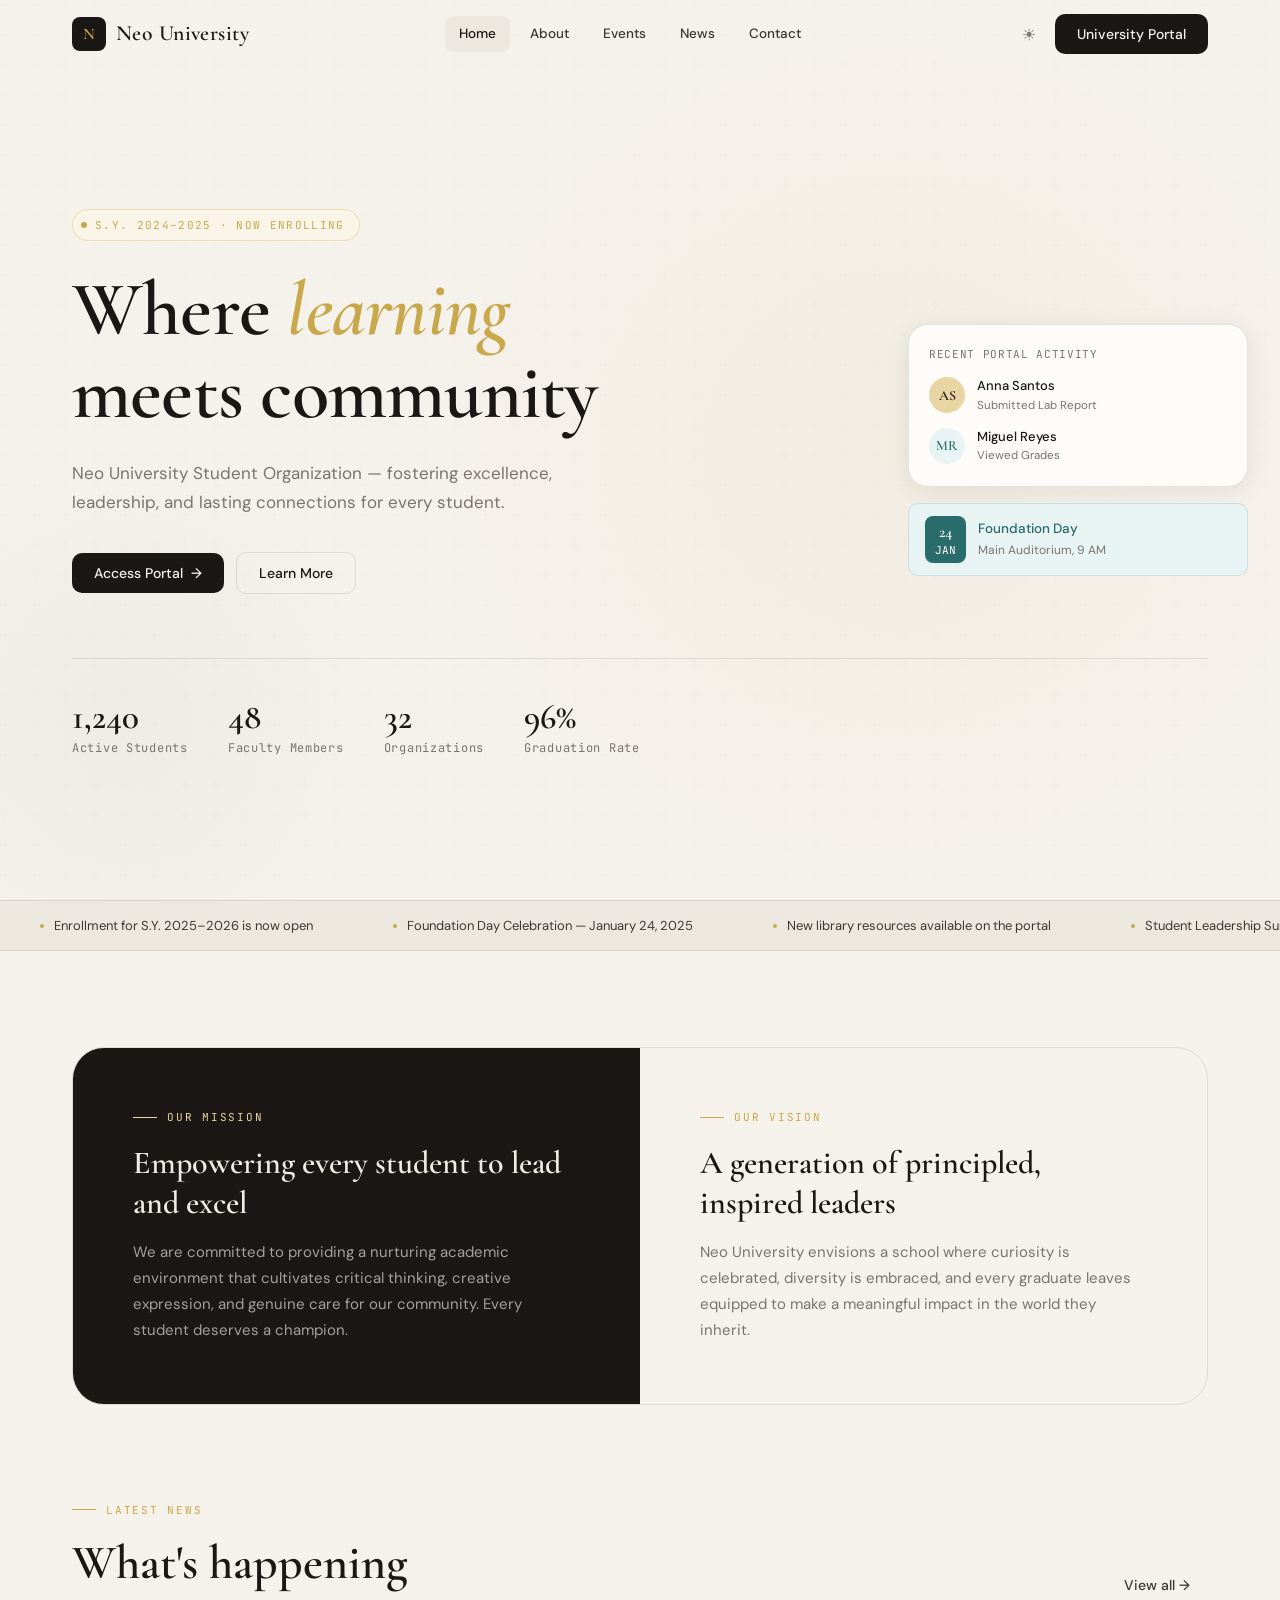
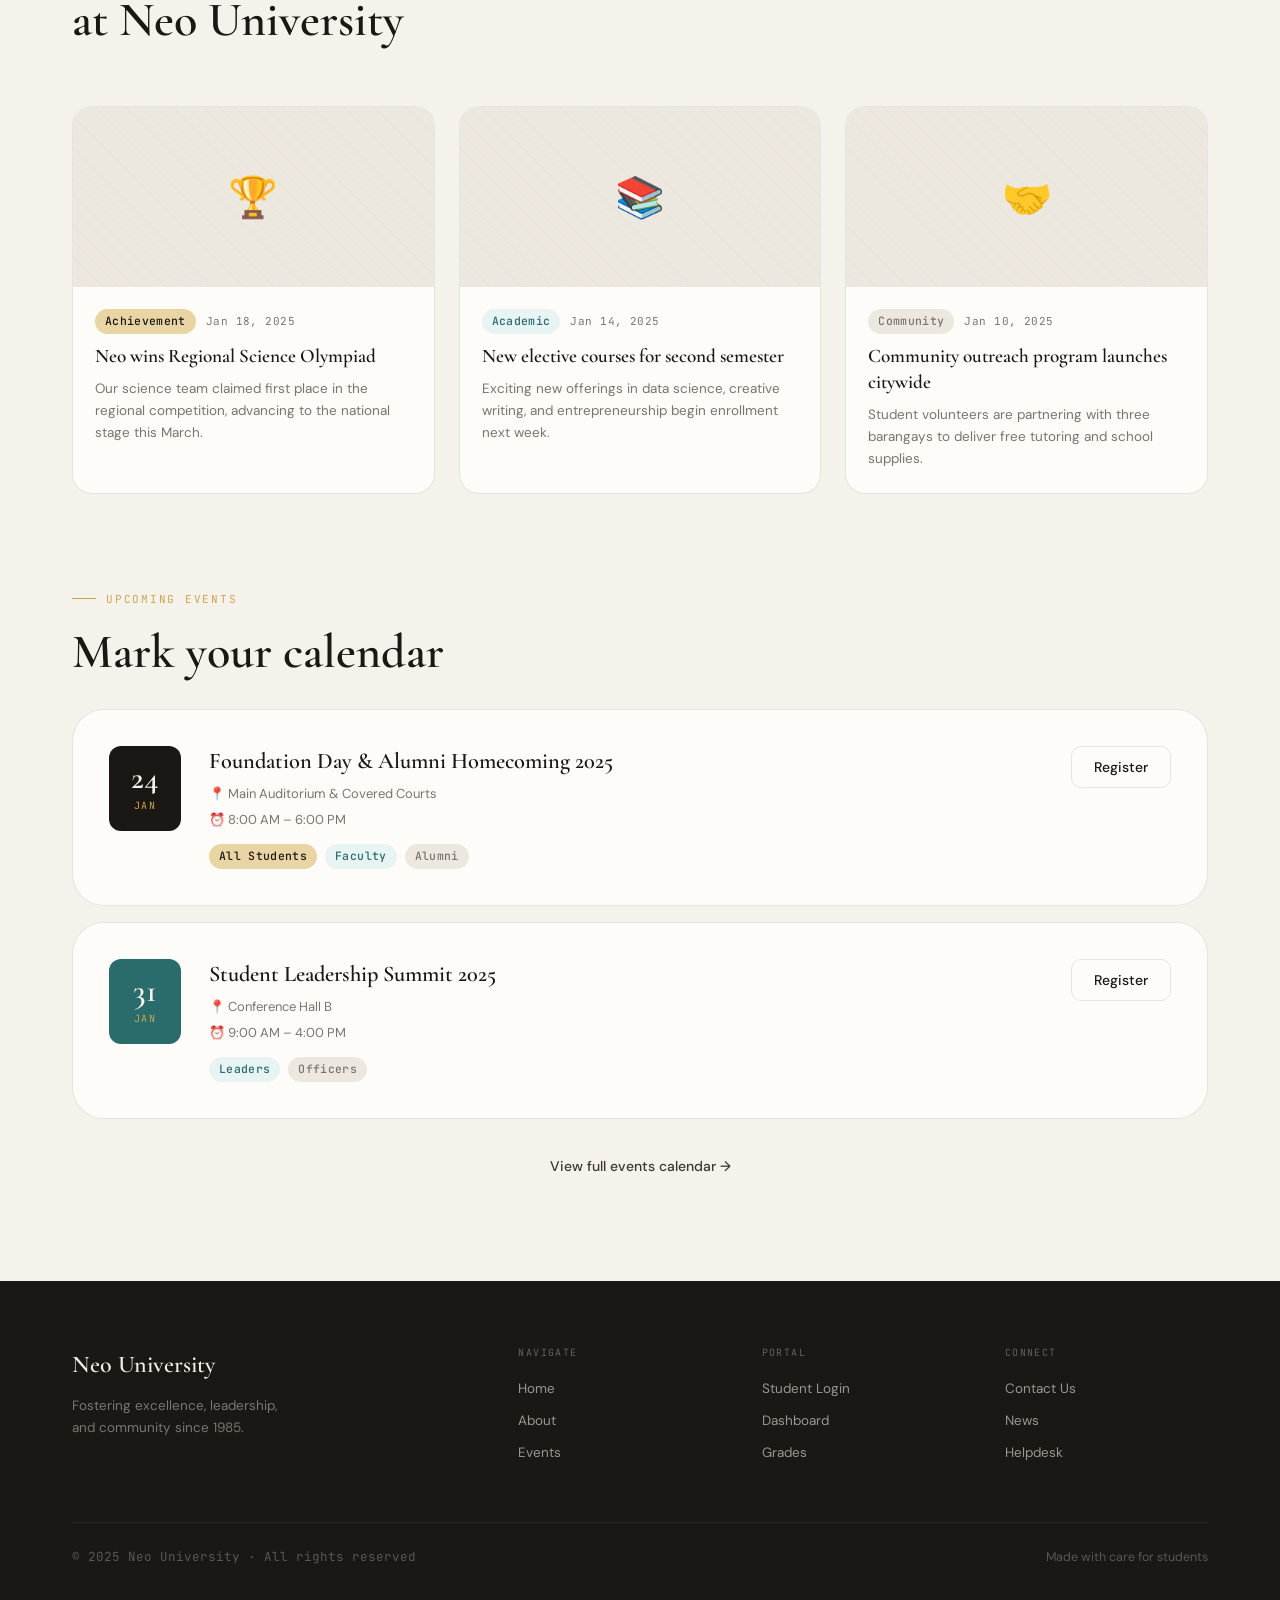
<file: index.html>
<!DOCTYPE html>
<html lang="en" data-theme="light">
<head>
<meta charset="UTF-8">
<meta name="viewport" content="width=device-width, initial-scale=1.0">
<title>Neo University — Student Organization Portal</title>
<link rel="preconnect" href="https://fonts.googleapis.com">
<link href="https://fonts.googleapis.com/css2?family=Cormorant+Garamond:ital,wght@0,400;0,600;1,400&family=DM+Sans:wght@300;400;500&family=JetBrains+Mono:wght@400;500&display=swap" rel="stylesheet">
<style>
/* ═══════════════════════════════════════════════
   DESIGN TOKENS & VARIABLES
═══════════════════════════════════════════════ */
:root {
  --cream: #F5F1EB;
  --cream-dark: #EDE8DF;
  --ink: #1A1714;
  --ink-soft: #3D3733;
  --ink-muted: #7A746E;
  --gold: #C9A84C;
  --gold-light: #E8D5A3;
  --gold-pale: #FAF5E8;
  --teal: #2A6B6B;
  --teal-light: #E8F3F3;
  --red-accent: #C44B3A;
  --white: #FEFCF8;
  --card-bg: #FEFCF8;
  --border: rgba(26,23,20,0.1);
  --border-gold: rgba(201,168,76,0.3);
  --shadow-soft: 0 2px 16px rgba(26,23,20,0.06);
  --shadow-card: 0 4px 24px rgba(26,23,20,0.08);
  --shadow-hover: 0 8px 40px rgba(26,23,20,0.14);
  --radius: 12px;
  --radius-lg: 20px;
  --radius-xl: 32px;
  --font-display: 'Cormorant Garamond', Georgia, serif;
  --font-body: 'DM Sans', system-ui, sans-serif;
  --font-mono: 'JetBrains Mono', monospace;
  --nav-h: 68px;
  --transition: 0.3s cubic-bezier(0.4,0,0.2,1);
  --transition-slow: 0.6s cubic-bezier(0.4,0,0.2,1);
}

[data-theme="dark"] {
  --cream: #181512;
  --cream-dark: #201C18;
  --ink: #F0EBE3;
  --ink-soft: #C8BFB5;
  --ink-muted: #7A746E;
  --gold: #D4AA5C;
  --gold-light: #4A3E1F;
  --gold-pale: #231E12;
  --teal: #4A9B9B;
  --teal-light: #162626;
  --white: #1E1A16;
  --card-bg: #201C18;
  --border: rgba(240,235,227,0.08);
  --border-gold: rgba(212,170,92,0.25);
  --shadow-soft: 0 2px 16px rgba(0,0,0,0.3);
  --shadow-card: 0 4px 24px rgba(0,0,0,0.4);
  --shadow-hover: 0 8px 40px rgba(0,0,0,0.5);
}

/* ═══════════════════════════════════════════════
   RESET & BASE
═══════════════════════════════════════════════ */
*, *::before, *::after { box-sizing: border-box; margin: 0; padding: 0; }
html { scroll-behavior: smooth; }
body {
  font-family: var(--font-body);
  background: var(--cream);
  color: var(--ink);
  line-height: 1.65;
  font-size: 15px;
  transition: background var(--transition), color var(--transition);
  overflow-x: hidden;
}
img { max-width: 100%; display: block; }
a { text-decoration: none; color: inherit; }
button { cursor: pointer; font-family: var(--font-body); border: none; background: none; }
ul { list-style: none; }

/* ═══════════════════════════════════════════════
   PAGE SYSTEM — show/hide pages
═══════════════════════════════════════════════ */
.page { display: none; }
.page.active { display: block; }

/* ═══════════════════════════════════════════════
   LOADING SCREEN
═══════════════════════════════════════════════ */
#loader {
  position: fixed; inset: 0;
  background: var(--cream);
  z-index: 9999;
  display: flex;
  flex-direction: column;
  align-items: center;
  justify-content: center;
  gap: 20px;
  transition: opacity 0.6s, visibility 0.6s;
}
#loader.hidden { opacity: 0; visibility: hidden; pointer-events: none; }
.loader-wordmark {
  font-family: var(--font-display);
  font-size: 2.4rem;
  font-weight: 600;
  letter-spacing: 0.04em;
  color: var(--ink);
}
.loader-bar {
  width: 160px; height: 2px;
  background: var(--border);
  border-radius: 2px;
  overflow: hidden;
  position: relative;
}
.loader-bar::after {
  content: '';
  position: absolute; left: -100%; top: 0;
  width: 100%; height: 100%;
  background: var(--gold);
  animation: loadBar 1.4s ease forwards;
}
@keyframes loadBar { to { left: 0; } }

/* ═══════════════════════════════════════════════
   NAVBAR
═══════════════════════════════════════════════ */
#navbar {
  position: fixed; top: 0; left: 0; right: 0;
  height: var(--nav-h);
  z-index: 1000;
  transition: background var(--transition), box-shadow var(--transition), backdrop-filter var(--transition);
}
#navbar.scrolled {
  background: rgba(245,241,235,0.88);
  backdrop-filter: blur(16px);
  box-shadow: 0 1px 0 var(--border);
}
[data-theme="dark"] #navbar.scrolled {
  background: rgba(24,21,18,0.88);
}
.nav-inner {
  max-width: 1200px;
  margin: 0 auto;
  height: 100%;
  padding: 0 32px;
  display: flex;
  align-items: center;
  justify-content: space-between;
}
.nav-logo {
  display: flex; align-items: center; gap: 10px;
  font-family: var(--font-display);
  font-size: 1.35rem;
  font-weight: 600;
  letter-spacing: 0.02em;
}
.nav-logo-mark {
  width: 34px; height: 34px;
  background: var(--ink);
  border-radius: 8px;
  display: flex; align-items: center; justify-content: center;
  font-family: var(--font-display);
  font-size: 1rem;
  color: var(--gold);
  font-weight: 600;
  flex-shrink: 0;
}
.nav-links {
  display: flex; align-items: center; gap: 6px;
}
.nav-link {
  padding: 7px 14px;
  border-radius: 8px;
  font-size: 13.5px;
  font-weight: 500;
  color: var(--ink-soft);
  transition: background var(--transition), color var(--transition);
  cursor: pointer;
}
.nav-link:hover, .nav-link.active {
  background: var(--cream-dark);
  color: var(--ink);
}
.nav-actions {
  display: flex; align-items: center; gap: 8px;
}
.btn-portal {
  padding: 8px 18px;
  background: var(--ink);
  color: var(--cream);
  border-radius: 9px;
  font-size: 13.5px;
  font-weight: 500;
  transition: background var(--transition), transform var(--transition);
}
.btn-portal:hover {
  background: var(--ink-soft);
  transform: translateY(-1px);
}
.theme-toggle {
  width: 36px; height: 36px;
  border-radius: 8px;
  display: flex; align-items: center; justify-content: center;
  color: var(--ink-muted);
  font-size: 16px;
  transition: background var(--transition), color var(--transition);
}
.theme-toggle:hover {
  background: var(--cream-dark);
  color: var(--ink);
}
.hamburger {
  display: none;
  width: 36px; height: 36px;
  border-radius: 8px;
  flex-direction: column;
  justify-content: center;
  align-items: center;
  gap: 5px;
  transition: background var(--transition);
}
.hamburger:hover { background: var(--cream-dark); }
.hamburger span {
  display: block; width: 18px; height: 1.5px;
  background: var(--ink);
  border-radius: 2px;
  transition: transform var(--transition), opacity var(--transition);
}

/* Mobile nav */
.mobile-menu {
  position: fixed; top: var(--nav-h); left: 0; right: 0;
  background: var(--white);
  border-bottom: 1px solid var(--border);
  padding: 16px 24px 24px;
  transform: translateY(-8px);
  opacity: 0;
  visibility: hidden;
  transition: all var(--transition);
  z-index: 999;
}
.mobile-menu.open {
  transform: translateY(0);
  opacity: 1;
  visibility: visible;
}
.mobile-menu .nav-link {
  display: block;
  padding: 12px 16px;
  border-radius: 10px;
  margin-bottom: 2px;
}

/* ═══════════════════════════════════════════════
   SCROLL ANIMATIONS
═══════════════════════════════════════════════ */
.reveal {
  opacity: 0;
  transform: translateY(24px);
  transition: opacity 0.7s ease, transform 0.7s ease;
}
.reveal.visible { opacity: 1; transform: translateY(0); }
.reveal-left { opacity: 0; transform: translateX(-24px); transition: opacity 0.7s ease, transform 0.7s ease; }
.reveal-left.visible { opacity: 1; transform: translateX(0); }
.reveal-right { opacity: 0; transform: translateX(24px); transition: opacity 0.7s ease, transform 0.7s ease; }
.reveal-right.visible { opacity: 1; transform: translateX(0); }
.delay-1 { transition-delay: 0.1s; }
.delay-2 { transition-delay: 0.2s; }
.delay-3 { transition-delay: 0.3s; }
.delay-4 { transition-delay: 0.4s; }
.delay-5 { transition-delay: 0.5s; }

/* ═══════════════════════════════════════════════
   UTILITY
═══════════════════════════════════════════════ */
.container { max-width: 1200px; margin: 0 auto; padding: 0 32px; }
.container-sm { max-width: 800px; margin: 0 auto; padding: 0 32px; }
.section { padding: 96px 0; }
.section-sm { padding: 64px 0; }
.section-label {
  font-family: var(--font-mono);
  font-size: 11px;
  letter-spacing: 0.16em;
  text-transform: uppercase;
  color: var(--gold);
  display: flex;
  align-items: center;
  gap: 10px;
  margin-bottom: 16px;
}
.section-label::before {
  content: '';
  width: 24px; height: 1px;
  background: var(--gold);
}
.section-title {
  font-family: var(--font-display);
  font-size: clamp(2rem, 4vw, 3rem);
  font-weight: 600;
  line-height: 1.2;
  color: var(--ink);
  margin-bottom: 20px;
}
.section-subtitle {
  font-size: 15.5px;
  color: var(--ink-muted);
  max-width: 520px;
  line-height: 1.7;
}
.grid-2 { display: grid; grid-template-columns: repeat(2, 1fr); gap: 24px; }
.grid-3 { display: grid; grid-template-columns: repeat(3, 1fr); gap: 24px; }
.grid-4 { display: grid; grid-template-columns: repeat(4, 1fr); gap: 20px; }
.flex-between { display: flex; justify-content: space-between; align-items: center; }
.text-center { text-align: center; }
.text-gold { color: var(--gold); }
.text-muted { color: var(--ink-muted); }

/* Buttons */
.btn {
  display: inline-flex; align-items: center; gap: 8px;
  padding: 11px 22px;
  border-radius: 10px;
  font-size: 14px;
  font-weight: 500;
  transition: all var(--transition);
  cursor: pointer;
}
.btn-primary {
  background: var(--ink);
  color: var(--cream);
}
.btn-primary:hover { background: var(--ink-soft); transform: translateY(-2px); box-shadow: var(--shadow-card); }
.btn-gold {
  background: var(--gold);
  color: var(--ink);
}
.btn-gold:hover { background: #B8973D; transform: translateY(-2px); box-shadow: 0 6px 20px rgba(201,168,76,0.3); }
.btn-outline {
  background: transparent;
  color: var(--ink);
  border: 1px solid var(--border);
}
.btn-outline:hover { background: var(--cream-dark); transform: translateY(-1px); }
.btn-ghost {
  background: transparent;
  color: var(--ink-soft);
  padding: 10px 18px;
}
.btn-ghost:hover { color: var(--ink); background: var(--cream-dark); }

/* Cards */
.card {
  background: var(--card-bg);
  border: 1px solid var(--border);
  border-radius: var(--radius-lg);
  padding: 28px;
  box-shadow: var(--shadow-soft);
  transition: box-shadow var(--transition), transform var(--transition), border-color var(--transition);
}
.card:hover {
  box-shadow: var(--shadow-hover);
  transform: translateY(-3px);
  border-color: var(--border-gold);
}

/* Badges */
.badge {
  display: inline-flex; align-items: center;
  padding: 3px 10px;
  border-radius: 100px;
  font-size: 11.5px;
  font-weight: 500;
  font-family: var(--font-mono);
  letter-spacing: 0.03em;
}
.badge-gold { background: var(--gold-light); color: var(--ink); }
.badge-teal { background: var(--teal-light); color: var(--teal); }
.badge-red { background: rgba(196,75,58,0.1); color: var(--red-accent); }
.badge-neutral { background: var(--cream-dark); color: var(--ink-muted); }

/* Divider */
.divider { height: 1px; background: var(--border); margin: 32px 0; }
.divider-gold { background: var(--border-gold); }

/* Tag row */
.tag-row { display: flex; flex-wrap: wrap; gap: 8px; margin-top: 12px; }

/* ═══════════════════════════════════════════════
   TOAST NOTIFICATIONS
═══════════════════════════════════════════════ */
#toast-container {
  position: fixed; bottom: 24px; right: 24px;
  z-index: 9998;
  display: flex; flex-direction: column; gap: 8px;
}
.toast {
  background: var(--ink);
  color: var(--cream);
  padding: 12px 18px;
  border-radius: 10px;
  font-size: 13.5px;
  display: flex; align-items: center; gap: 10px;
  box-shadow: var(--shadow-hover);
  transform: translateX(120%);
  transition: transform 0.4s cubic-bezier(0.4,0,0.2,1);
  min-width: 240px;
  max-width: 320px;
}
.toast.show { transform: translateX(0); }
.toast-icon { font-size: 16px; flex-shrink: 0; }
.toast-success { border-left: 3px solid #4CAF50; }
.toast-info { border-left: 3px solid var(--gold); }

/* ═══════════════════════════════════════════════
   MODAL
═══════════════════════════════════════════════ */
.modal-overlay {
  position: fixed; inset: 0;
  background: rgba(26,23,20,0.6);
  backdrop-filter: blur(4px);
  z-index: 2000;
  display: flex; align-items: center; justify-content: center;
  padding: 24px;
  opacity: 0; visibility: hidden;
  transition: opacity var(--transition), visibility var(--transition);
}
.modal-overlay.open { opacity: 1; visibility: visible; }
.modal {
  background: var(--white);
  border-radius: var(--radius-xl);
  padding: 40px;
  max-width: 480px; width: 100%;
  transform: scale(0.94) translateY(12px);
  transition: transform 0.4s cubic-bezier(0.4,0,0.2,1);
  box-shadow: var(--shadow-hover);
}
.modal-overlay.open .modal { transform: scale(1) translateY(0); }
.modal-close {
  position: absolute; top: 16px; right: 16px;
  width: 32px; height: 32px;
  border-radius: 8px;
  display: flex; align-items: center; justify-content: center;
  color: var(--ink-muted);
  font-size: 18px;
  transition: background var(--transition);
}
.modal-close:hover { background: var(--cream-dark); }

/* ═══════════════════════════════════════════════
   ████  PAGE 1: LANDING  ████
═══════════════════════════════════════════════ */

/* Hero */
.hero {
  min-height: 100vh;
  display: flex; align-items: center;
  padding-top: var(--nav-h);
  position: relative;
  overflow: hidden;
}
.hero-bg {
  position: absolute; inset: 0;
  background:
    radial-gradient(ellipse 60% 80% at 70% 50%, rgba(201,168,76,0.06) 0%, transparent 60%),
    radial-gradient(ellipse 40% 60% at 10% 80%, rgba(42,107,107,0.04) 0%, transparent 50%);
  pointer-events: none;
}
.hero-texture {
  position: absolute; inset: 0;
  background-image: url("data:image/svg+xml,%3Csvg width='60' height='60' viewBox='0 0 60 60' xmlns='http://www.w3.org/2000/svg'%3E%3Cg fill='none' fill-rule='evenodd'%3E%3Cg fill='%231A1714' fill-opacity='0.015'%3E%3Cpath d='M36 34v-4h-2v4h-4v2h4v4h2v-4h4v-2h-4zm0-30V0h-2v4h-4v2h4v4h2V6h4V4h-4zM6 34v-4H4v4H0v2h4v4h2v-4h4v-2H6zM6 4V0H4v4H0v2h4v4h2V6h4V4H6z'/%3E%3C/g%3E%3C/g%3E%3C/svg%3E");
  pointer-events: none;
  opacity: 0.6;
}
.hero-content { position: relative; z-index: 1; max-width: 1200px; margin: 0 auto; padding: 0 32px; width: 100%; }
.hero-eyebrow {
  display: inline-flex; align-items: center; gap: 8px;
  background: var(--gold-pale);
  border: 1px solid var(--border-gold);
  border-radius: 100px;
  padding: 6px 14px 6px 8px;
  font-family: var(--font-mono);
  font-size: 11px;
  letter-spacing: 0.12em;
  text-transform: uppercase;
  color: var(--gold);
  margin-bottom: 28px;
  opacity: 0;
  animation: fadeSlideUp 0.8s 0.3s ease forwards;
}
.hero-eyebrow-dot {
  width: 6px; height: 6px;
  border-radius: 50%;
  background: var(--gold);
  animation: pulse 2s infinite;
}
@keyframes pulse { 0%,100%{opacity:1} 50%{opacity:0.4} }
.hero-headline {
  font-family: var(--font-display);
  font-size: clamp(3rem, 6vw, 5.2rem);
  font-weight: 600;
  line-height: 1.08;
  letter-spacing: -0.01em;
  color: var(--ink);
  margin-bottom: 24px;
  opacity: 0;
  animation: fadeSlideUp 0.8s 0.45s ease forwards;
}
.hero-headline em {
  font-style: italic;
  color: var(--gold);
}
.hero-desc {
  font-size: 17px;
  color: var(--ink-muted);
  max-width: 520px;
  line-height: 1.7;
  margin-bottom: 36px;
  opacity: 0;
  animation: fadeSlideUp 0.8s 0.6s ease forwards;
}
.hero-actions {
  display: flex; align-items: center; gap: 12px; flex-wrap: wrap;
  opacity: 0;
  animation: fadeSlideUp 0.8s 0.75s ease forwards;
}
.hero-stats {
  display: flex; gap: 40px;
  margin-top: 64px;
  padding-top: 40px;
  border-top: 1px solid var(--border);
  opacity: 0;
  animation: fadeSlideUp 0.8s 0.9s ease forwards;
}
.stat-num {
  font-family: var(--font-display);
  font-size: 2.2rem;
  font-weight: 600;
  color: var(--ink);
  line-height: 1;
  display: block;
}
.stat-label {
  font-size: 12px;
  color: var(--ink-muted);
  margin-top: 4px;
  font-family: var(--font-mono);
  letter-spacing: 0.06em;
}
.hero-right {
  position: absolute;
  right: 32px; top: 50%;
  transform: translateY(-50%);
  width: 340px;
  display: flex; flex-direction: column; gap: 16px;
  opacity: 0;
  animation: fadeSlideRight 0.9s 1s ease forwards;
}
@keyframes fadeSlideUp { from{opacity:0;transform:translateY(20px)} to{opacity:1;transform:translateY(0)} }
@keyframes fadeSlideRight { from{opacity:0;transform:translateY(-50%) translateX(20px)} to{opacity:1;transform:translateY(-50%) translateX(0)} }

.hero-card-float {
  background: var(--card-bg);
  border: 1px solid var(--border);
  border-radius: var(--radius-lg);
  padding: 20px;
  box-shadow: var(--shadow-card);
}
.hero-card-mini {
  display: flex; align-items: center; gap: 12px;
  font-size: 13.5px;
}
.hero-avatar {
  width: 36px; height: 36px;
  border-radius: 50%;
  background: var(--gold-light);
  display: flex; align-items: center; justify-content: center;
  font-family: var(--font-display);
  font-size: 14px;
  font-weight: 600;
  color: var(--ink);
  flex-shrink: 0;
}
.event-chip {
  background: var(--teal-light);
  border: 1px solid rgba(42,107,107,0.15);
  border-radius: 10px;
  padding: 12px 16px;
  display: flex; align-items: center; gap: 12px;
  font-size: 13px;
}
.event-chip-date {
  background: var(--teal);
  color: white;
  border-radius: 8px;
  padding: 6px 10px;
  font-family: var(--font-mono);
  font-size: 11px;
  text-align: center;
  line-height: 1.3;
  flex-shrink: 0;
}

/* Announcements strip */
.announce-strip {
  background: var(--cream-dark);
  border-top: 1px solid var(--border);
  border-bottom: 1px solid var(--border);
  padding: 14px 0;
  overflow: hidden;
}
.announce-ticker {
  display: flex;
  animation: ticker 30s linear infinite;
  white-space: nowrap;
}
@keyframes ticker { from{transform:translateX(0)} to{transform:translateX(-50%)} }
.ticker-item {
  display: inline-flex; align-items: center; gap: 10px;
  padding: 0 40px;
  font-size: 13px;
  color: var(--ink-soft);
}
.ticker-dot { width: 4px; height: 4px; border-radius: 50%; background: var(--gold); flex-shrink: 0; }

/* Mission section */
.mission-grid {
  display: grid;
  grid-template-columns: 1fr 1fr;
  gap: 0;
  border: 1px solid var(--border);
  border-radius: var(--radius-xl);
  overflow: hidden;
}
.mission-pane {
  padding: 60px;
  position: relative;
}
.mission-pane:first-child {
  border-right: 1px solid var(--border);
  background: var(--ink);
  color: var(--cream);
}
.mission-pane:first-child .section-label { color: var(--gold-light); }
.mission-pane:first-child .section-label::before { background: var(--gold-light); }
.mission-pane-title {
  font-family: var(--font-display);
  font-size: 2rem;
  font-weight: 600;
  line-height: 1.25;
  margin-bottom: 16px;
}
.mission-pane:first-child .mission-pane-title { color: #F0EBE3; }
.mission-pane:last-child .mission-pane-title { color: var(--ink); }
.mission-pane-body {
  font-size: 15px;
  line-height: 1.75;
  color: var(--ink-muted);
}
.mission-pane:first-child .mission-pane-body { color: rgba(240,235,227,0.65); }

/* News section */
.news-card {
  background: var(--card-bg);
  border: 1px solid var(--border);
  border-radius: var(--radius-lg);
  overflow: hidden;
  transition: all var(--transition);
}
.news-card:hover {
  transform: translateY(-4px);
  box-shadow: var(--shadow-hover);
  border-color: var(--border-gold);
}
.news-img {
  height: 180px;
  background: var(--cream-dark);
  display: flex; align-items: center; justify-content: center;
  font-size: 2.5rem;
  position: relative;
  overflow: hidden;
}
.news-img-pattern {
  position: absolute; inset: 0;
  background-image: repeating-linear-gradient(
    45deg,
    transparent,
    transparent 10px,
    rgba(201,168,76,0.06) 10px,
    rgba(201,168,76,0.06) 11px
  );
}
.news-content { padding: 22px; }
.news-meta {
  display: flex; align-items: center; gap: 10px;
  font-family: var(--font-mono);
  font-size: 11px;
  color: var(--ink-muted);
  margin-bottom: 10px;
  letter-spacing: 0.04em;
}
.news-title {
  font-family: var(--font-display);
  font-size: 1.2rem;
  font-weight: 600;
  line-height: 1.35;
  color: var(--ink);
  margin-bottom: 8px;
}
.news-excerpt { font-size: 13.5px; color: var(--ink-muted); line-height: 1.65; }

/* Events featured */
.event-card-large {
  background: var(--card-bg);
  border: 1px solid var(--border);
  border-radius: var(--radius-xl);
  padding: 36px;
  display: flex; gap: 28px;
  align-items: flex-start;
  transition: all var(--transition);
}
.event-card-large:hover {
  box-shadow: var(--shadow-hover);
  border-color: var(--border-gold);
  transform: translateY(-2px);
}
.event-date-block {
  background: var(--ink);
  color: var(--cream);
  border-radius: var(--radius);
  padding: 16px 20px;
  text-align: center;
  flex-shrink: 0;
  min-width: 72px;
}
.event-date-day {
  font-family: var(--font-display);
  font-size: 2rem;
  font-weight: 600;
  line-height: 1;
  display: block;
}
.event-date-month {
  font-family: var(--font-mono);
  font-size: 10px;
  letter-spacing: 0.12em;
  text-transform: uppercase;
  color: var(--gold);
  display: block;
  margin-top: 4px;
}
.event-card-title {
  font-family: var(--font-display);
  font-size: 1.4rem;
  font-weight: 600;
  color: var(--ink);
  margin-bottom: 8px;
  line-height: 1.3;
}
.event-detail { font-size: 13px; color: var(--ink-muted); margin-bottom: 4px; }

/* ═══════════════════════════════════════════════
   ████  PAGE 2: ABOUT  ████
═══════════════════════════════════════════════ */
.page-hero {
  padding: 140px 0 80px;
  background: var(--cream);
  border-bottom: 1px solid var(--border);
}
.page-hero-title {
  font-family: var(--font-display);
  font-size: clamp(2.8rem, 5vw, 4.2rem);
  font-weight: 600;
  line-height: 1.1;
  color: var(--ink);
  margin-bottom: 16px;
}
.page-hero-sub { font-size: 16px; color: var(--ink-muted); max-width: 440px; }

/* Officer cards */
.officer-card {
  background: var(--card-bg);
  border: 1px solid var(--border);
  border-radius: var(--radius-lg);
  padding: 28px 24px;
  text-align: center;
  transition: all var(--transition);
}
.officer-card:hover {
  transform: translateY(-4px);
  box-shadow: var(--shadow-hover);
  border-color: var(--border-gold);
}
.officer-avatar {
  width: 72px; height: 72px;
  border-radius: 50%;
  margin: 0 auto 16px;
  display: flex; align-items: center; justify-content: center;
  font-family: var(--font-display);
  font-size: 1.6rem;
  font-weight: 600;
  color: var(--ink);
  background: var(--gold-light);
}
.officer-name {
  font-family: var(--font-display);
  font-size: 1.15rem;
  font-weight: 600;
  color: var(--ink);
  margin-bottom: 4px;
}
.officer-role {
  font-size: 12px;
  color: var(--gold);
  font-family: var(--font-mono);
  letter-spacing: 0.06em;
  text-transform: uppercase;
  margin-bottom: 10px;
}
.officer-dept { font-size: 13px; color: var(--ink-muted); }

/* Timeline */
.timeline { position: relative; padding-left: 40px; }
.timeline::before {
  content: '';
  position: absolute; left: 11px; top: 6px; bottom: 6px;
  width: 1px; background: var(--border-gold);
}
.timeline-item {
  position: relative;
  margin-bottom: 40px;
}
.timeline-item::before {
  content: '';
  position: absolute; left: -32px; top: 6px;
  width: 8px; height: 8px;
  border-radius: 50%;
  background: var(--gold);
  border: 2px solid var(--cream);
  box-shadow: 0 0 0 2px var(--gold);
}
.timeline-year {
  font-family: var(--font-mono);
  font-size: 11px;
  color: var(--gold);
  letter-spacing: 0.1em;
  margin-bottom: 6px;
}
.timeline-title {
  font-family: var(--font-display);
  font-size: 1.15rem;
  font-weight: 600;
  color: var(--ink);
  margin-bottom: 6px;
}
.timeline-text { font-size: 14px; color: var(--ink-muted); line-height: 1.65; }

/* Achievement cards */
.achieve-card {
  background: var(--card-bg);
  border: 1px solid var(--border);
  border-radius: var(--radius-lg);
  padding: 24px;
  display: flex; align-items: flex-start; gap: 16px;
  transition: all var(--transition);
}
.achieve-card:hover { transform: translateY(-2px); box-shadow: var(--shadow-card); }
.achieve-icon {
  width: 44px; height: 44px;
  border-radius: 10px;
  background: var(--gold-pale);
  border: 1px solid var(--border-gold);
  display: flex; align-items: center; justify-content: center;
  font-size: 20px;
  flex-shrink: 0;
}

/* ═══════════════════════════════════════════════
   ████  PAGE 3: PORTAL (LOGIN)  ████
═══════════════════════════════════════════════ */
.portal-login-wrap {
  min-height: 100vh;
  display: grid;
  grid-template-columns: 1fr 1fr;
}
.portal-left {
  background: var(--ink);
  padding: 60px;
  display: flex; flex-direction: column;
  justify-content: space-between;
  position: relative;
  overflow: hidden;
}
.portal-left-bg {
  position: absolute; inset: 0;
  background: radial-gradient(ellipse 80% 70% at 80% 20%, rgba(201,168,76,0.08) 0%, transparent 60%);
  pointer-events: none;
}
.portal-left-content { position: relative; z-index: 1; }
.portal-brand {
  font-family: var(--font-display);
  font-size: 1.8rem;
  font-weight: 600;
  color: #F0EBE3;
  margin-bottom: 8px;
}
.portal-brand-sub { font-size: 13px; color: rgba(240,235,227,0.4); font-family: var(--font-mono); letter-spacing: 0.08em; }
.portal-quote {
  font-family: var(--font-display);
  font-size: 2.2rem;
  font-weight: 600;
  font-style: italic;
  color: #F0EBE3;
  line-height: 1.3;
  margin: 48px 0 20px;
}
.portal-quote-attr { font-size: 13px; color: rgba(240,235,227,0.4); font-family: var(--font-mono); letter-spacing: 0.06em; }
.portal-right {
  background: var(--white);
  display: flex; align-items: center; justify-content: center;
  padding: 60px;
}
.portal-form-wrap { width: 100%; max-width: 380px; }
.portal-form-title {
  font-family: var(--font-display);
  font-size: 2rem;
  font-weight: 600;
  color: var(--ink);
  margin-bottom: 6px;
}
.portal-form-sub { font-size: 14px; color: var(--ink-muted); margin-bottom: 36px; }

/* Form inputs */
.form-group { margin-bottom: 18px; }
.form-label {
  display: block;
  font-size: 12.5px;
  font-weight: 500;
  color: var(--ink-soft);
  margin-bottom: 7px;
  letter-spacing: 0.02em;
}
.form-input {
  width: 100%;
  padding: 11px 14px;
  background: var(--cream);
  border: 1px solid var(--border);
  border-radius: 9px;
  font-family: var(--font-body);
  font-size: 14px;
  color: var(--ink);
  transition: border-color var(--transition), background var(--transition), box-shadow var(--transition);
  outline: none;
}
.form-input:focus {
  border-color: var(--gold);
  background: var(--white);
  box-shadow: 0 0 0 3px rgba(201,168,76,0.12);
}
.form-input::placeholder { color: var(--ink-muted); }

/* Role selector */
.role-selector { display: grid; grid-template-columns: repeat(3, 1fr); gap: 8px; margin-bottom: 24px; }
.role-opt {
  border: 1px solid var(--border);
  border-radius: 9px;
  padding: 12px 8px;
  text-align: center;
  cursor: pointer;
  transition: all var(--transition);
  font-size: 12.5px;
  color: var(--ink-muted);
}
.role-opt:hover { border-color: var(--border-gold); color: var(--ink); }
.role-opt.selected {
  border-color: var(--gold);
  background: var(--gold-pale);
  color: var(--ink);
  font-weight: 500;
}
.role-opt-icon { font-size: 20px; margin-bottom: 4px; }
.demo-hint {
  background: var(--cream);
  border: 1px solid var(--border);
  border-radius: 9px;
  padding: 12px 14px;
  font-size: 12.5px;
  color: var(--ink-muted);
  margin-bottom: 20px;
}
.demo-hint strong { color: var(--ink); }

/* ═══════════════════════════════════════════════
   ████  PAGE 4: DASHBOARD  ████
═══════════════════════════════════════════════ */
.dashboard-wrap {
  display: grid;
  grid-template-columns: 260px 1fr;
  min-height: 100vh;
  padding-top: var(--nav-h);
}
.sidebar {
  background: var(--card-bg);
  border-right: 1px solid var(--border);
  padding: 32px 20px;
  position: sticky;
  top: var(--nav-h);
  height: calc(100vh - var(--nav-h));
  overflow-y: auto;
}
.sidebar-user {
  display: flex; align-items: center; gap: 12px;
  padding: 14px;
  background: var(--cream-dark);
  border-radius: var(--radius);
  margin-bottom: 28px;
}
.sidebar-avatar {
  width: 40px; height: 40px;
  border-radius: 50%;
  background: var(--gold-light);
  display: flex; align-items: center; justify-content: center;
  font-family: var(--font-display);
  font-size: 1rem;
  font-weight: 600;
  color: var(--ink);
  flex-shrink: 0;
}
.sidebar-name { font-weight: 500; font-size: 14px; color: var(--ink); }
.sidebar-id { font-size: 11px; color: var(--ink-muted); font-family: var(--font-mono); }
.sidebar-label {
  font-family: var(--font-mono);
  font-size: 10px;
  letter-spacing: 0.14em;
  text-transform: uppercase;
  color: var(--ink-muted);
  padding: 0 8px;
  margin-bottom: 6px;
  margin-top: 20px;
}
.sidebar-nav-item {
  display: flex; align-items: center; gap: 10px;
  padding: 9px 12px;
  border-radius: 9px;
  font-size: 13.5px;
  color: var(--ink-soft);
  cursor: pointer;
  margin-bottom: 2px;
  transition: background var(--transition), color var(--transition);
}
.sidebar-nav-item:hover { background: var(--cream-dark); color: var(--ink); }
.sidebar-nav-item.active {
  background: var(--gold-pale);
  color: var(--ink);
  font-weight: 500;
}
.sidebar-nav-item.active .nav-icon { color: var(--gold); }
.nav-icon { width: 18px; text-align: center; font-size: 14px; }
.sidebar-bottom {
  margin-top: auto;
  padding-top: 20px;
  border-top: 1px solid var(--border);
}

/* Dashboard main */
.dash-main { padding: 36px; background: var(--cream); min-height: calc(100vh - var(--nav-h)); }
.dash-header { margin-bottom: 28px; }
.dash-welcome { font-family: var(--font-display); font-size: 1.9rem; font-weight: 600; color: var(--ink); }
.dash-date { font-size: 13px; color: var(--ink-muted); font-family: var(--font-mono); margin-top: 4px; }
.dash-section-title { font-family: var(--font-display); font-size: 1.2rem; font-weight: 600; color: var(--ink); margin-bottom: 14px; }

/* Stat cards */
.stat-card {
  background: var(--card-bg);
  border: 1px solid var(--border);
  border-radius: var(--radius-lg);
  padding: 22px;
  transition: all var(--transition);
}
.stat-card:hover { transform: translateY(-2px); box-shadow: var(--shadow-card); border-color: var(--border-gold); }
.stat-card-label { font-size: 12px; color: var(--ink-muted); font-family: var(--font-mono); letter-spacing: 0.04em; margin-bottom: 8px; }
.stat-card-value { font-family: var(--font-display); font-size: 2rem; font-weight: 600; color: var(--ink); line-height: 1; }
.stat-card-sub { font-size: 12px; color: var(--ink-muted); margin-top: 6px; }
.stat-card-trend { display: inline-flex; align-items: center; gap: 4px; font-size: 12px; margin-top: 8px; }
.trend-up { color: #4CAF50; }
.trend-neutral { color: var(--gold); }

/* Subject table */
.subject-table { width: 100%; border-collapse: collapse; }
.subject-table th {
  text-align: left;
  font-family: var(--font-mono);
  font-size: 11px;
  letter-spacing: 0.08em;
  text-transform: uppercase;
  color: var(--ink-muted);
  padding: 10px 16px;
  border-bottom: 1px solid var(--border);
  font-weight: 400;
}
.subject-table td {
  padding: 14px 16px;
  font-size: 14px;
  color: var(--ink-soft);
  border-bottom: 1px solid var(--border);
  vertical-align: middle;
}
.subject-table tr:last-child td { border-bottom: none; }
.subject-table tr:hover td { background: var(--cream-dark); }
.grade-pill {
  display: inline-block;
  padding: 3px 10px;
  border-radius: 100px;
  font-size: 12px;
  font-weight: 500;
  font-family: var(--font-mono);
}
.grade-a { background: rgba(76,175,80,0.12); color: #2E7D32; }
.grade-b { background: rgba(201,168,76,0.15); color: #795A00; }
.grade-c { background: rgba(196,75,58,0.1); color: var(--red-accent); }

/* Attendance bar */
.attend-row { margin-bottom: 12px; }
.attend-label { display: flex; justify-content: space-between; font-size: 13px; margin-bottom: 5px; }
.attend-bar { height: 6px; background: var(--cream-dark); border-radius: 3px; overflow: hidden; }
.attend-fill { height: 100%; border-radius: 3px; background: var(--teal); transition: width 1s ease; }

/* Announce list */
.announce-item {
  display: flex; align-items: flex-start; gap: 14px;
  padding: 14px 0;
  border-bottom: 1px solid var(--border);
}
.announce-item:last-child { border-bottom: none; }
.announce-dot {
  width: 8px; height: 8px;
  border-radius: 50%;
  background: var(--gold);
  flex-shrink: 0;
  margin-top: 6px;
}
.announce-title { font-size: 14px; font-weight: 500; color: var(--ink); margin-bottom: 3px; }
.announce-meta { font-size: 12px; color: var(--ink-muted); font-family: var(--font-mono); }

/* ═══════════════════════════════════════════════
   ████  PAGE 5: EVENTS  ████
═══════════════════════════════════════════════ */
.events-grid { display: grid; grid-template-columns: repeat(2, 1fr); gap: 20px; }
.ev-card {
  background: var(--card-bg);
  border: 1px solid var(--border);
  border-radius: var(--radius-lg);
  overflow: hidden;
  transition: all var(--transition);
}
.ev-card:hover { transform: translateY(-4px); box-shadow: var(--shadow-hover); border-color: var(--border-gold); }
.ev-card-header {
  padding: 20px 24px;
  background: var(--cream-dark);
  display: flex; justify-content: space-between; align-items: flex-start;
}
.ev-card-body { padding: 20px 24px; }
.ev-title { font-family: var(--font-display); font-size: 1.25rem; font-weight: 600; color: var(--ink); margin-bottom: 8px; }
.ev-desc { font-size: 13.5px; color: var(--ink-muted); line-height: 1.65; margin-bottom: 16px; }
.ev-meta-row { display: flex; gap: 16px; margin-bottom: 16px; }
.ev-meta { font-size: 12.5px; color: var(--ink-muted); display: flex; align-items: center; gap: 5px; }

/* Calendar */
.calendar-widget {
  background: var(--card-bg);
  border: 1px solid var(--border);
  border-radius: var(--radius-xl);
  padding: 28px;
}
.cal-header { display: flex; justify-content: space-between; align-items: center; margin-bottom: 20px; }
.cal-month { font-family: var(--font-display); font-size: 1.2rem; font-weight: 600; color: var(--ink); }
.cal-nav { display: flex; gap: 6px; }
.cal-btn { width: 28px; height: 28px; border-radius: 7px; background: var(--cream-dark); display: flex; align-items: center; justify-content: center; font-size: 12px; color: var(--ink-muted); transition: background var(--transition); cursor: pointer; }
.cal-btn:hover { background: var(--gold-light); color: var(--ink); }
.cal-days-header { display: grid; grid-template-columns: repeat(7,1fr); margin-bottom: 8px; }
.cal-day-name { text-align: center; font-family: var(--font-mono); font-size: 10px; letter-spacing: 0.06em; color: var(--ink-muted); padding: 6px 0; }
.cal-days { display: grid; grid-template-columns: repeat(7,1fr); gap: 2px; }
.cal-day {
  aspect-ratio: 1;
  display: flex; align-items: center; justify-content: center;
  border-radius: 8px;
  font-size: 13px;
  color: var(--ink-soft);
  cursor: pointer;
  transition: background var(--transition), color var(--transition);
}
.cal-day:hover { background: var(--cream-dark); }
.cal-day.today { background: var(--ink); color: var(--cream); font-weight: 500; }
.cal-day.has-event { background: var(--gold-pale); color: var(--ink); font-weight: 500; }
.cal-day.has-event::after { content: ''; display: block; width: 4px; height: 4px; border-radius: 50%; background: var(--gold); position: absolute; bottom: 4px; left: 50%; transform: translateX(-50%); }
.cal-day { position: relative; }
.cal-day.other-month { color: var(--ink-muted); opacity: 0.4; }

/* ═══════════════════════════════════════════════
   ████  PAGE 6: ANNOUNCEMENTS  ████
═══════════════════════════════════════════════ */
.search-bar-wrap {
  position: relative; margin-bottom: 16px;
}
.search-bar {
  width: 100%;
  padding: 12px 16px 12px 44px;
  background: var(--card-bg);
  border: 1px solid var(--border);
  border-radius: 12px;
  font-family: var(--font-body);
  font-size: 14px;
  color: var(--ink);
  outline: none;
  transition: border-color var(--transition), box-shadow var(--transition);
}
.search-bar:focus { border-color: var(--gold); box-shadow: 0 0 0 3px rgba(201,168,76,0.1); }
.search-icon { position: absolute; left: 14px; top: 50%; transform: translateY(-50%); color: var(--ink-muted); font-size: 16px; }
.filter-row { display: flex; gap: 8px; flex-wrap: wrap; margin-bottom: 28px; }
.filter-chip {
  padding: 6px 14px;
  border-radius: 100px;
  border: 1px solid var(--border);
  font-size: 12.5px;
  color: var(--ink-muted);
  cursor: pointer;
  transition: all var(--transition);
  background: var(--card-bg);
}
.filter-chip:hover, .filter-chip.active { background: var(--ink); color: var(--cream); border-color: var(--ink); }

.blog-card {
  background: var(--card-bg);
  border: 1px solid var(--border);
  border-radius: var(--radius-lg);
  padding: 28px;
  margin-bottom: 16px;
  display: flex; gap: 24px;
  align-items: flex-start;
  transition: all var(--transition);
}
.blog-card:hover { transform: translateX(4px); box-shadow: var(--shadow-card); border-color: var(--border-gold); }
.blog-card-date {
  flex-shrink: 0;
  text-align: center;
  font-family: var(--font-mono);
  color: var(--ink-muted);
  font-size: 11px;
  letter-spacing: 0.06em;
  min-width: 44px;
}
.blog-card-day { font-family: var(--font-display); font-size: 1.8rem; font-weight: 600; color: var(--ink); display: block; line-height: 1; margin-bottom: 2px; }
.blog-divider { width: 1px; background: var(--border); flex-shrink: 0; align-self: stretch; }
.blog-content { flex: 1; }
.blog-cat { font-family: var(--font-mono); font-size: 10.5px; letter-spacing: 0.1em; text-transform: uppercase; color: var(--gold); margin-bottom: 8px; }
.blog-title { font-family: var(--font-display); font-size: 1.3rem; font-weight: 600; color: var(--ink); margin-bottom: 8px; line-height: 1.3; }
.blog-excerpt { font-size: 13.5px; color: var(--ink-muted); line-height: 1.65; }

/* ═══════════════════════════════════════════════
   ████  PAGE 7: CONTACT  ████
═══════════════════════════════════════════════ */
.contact-grid {
  display: grid;
  grid-template-columns: 1fr 1.2fr;
  gap: 48px;
  align-items: start;
}
.contact-info-item {
  display: flex; gap: 16px; align-items: flex-start;
  margin-bottom: 28px;
}
.contact-icon {
  width: 44px; height: 44px;
  background: var(--gold-pale);
  border: 1px solid var(--border-gold);
  border-radius: 10px;
  display: flex; align-items: center; justify-content: center;
  font-size: 18px;
  flex-shrink: 0;
}
.contact-label { font-size: 11px; font-family: var(--font-mono); text-transform: uppercase; letter-spacing: 0.1em; color: var(--ink-muted); margin-bottom: 4px; }
.contact-value { font-size: 15px; color: var(--ink); font-weight: 500; }
.contact-value-sub { font-size: 13px; color: var(--ink-muted); }

.map-placeholder {
  background: var(--cream-dark);
  border: 1px solid var(--border);
  border-radius: var(--radius-lg);
  height: 220px;
  display: flex; align-items: center; justify-content: center;
  font-size: 13px;
  color: var(--ink-muted);
  margin-top: 28px;
  overflow: hidden;
  position: relative;
}
.map-grid {
  position: absolute; inset: 0;
  background-image:
    linear-gradient(var(--border) 1px, transparent 1px),
    linear-gradient(90deg, var(--border) 1px, transparent 1px);
  background-size: 32px 32px;
}
.map-pin-label {
  background: var(--ink);
  color: var(--cream);
  padding: 8px 16px;
  border-radius: 100px;
  font-size: 12.5px;
  font-weight: 500;
  z-index: 1;
  position: relative;
}

.social-row { display: flex; gap: 10px; margin-top: 28px; }
.social-btn {
  width: 42px; height: 42px;
  border: 1px solid var(--border);
  border-radius: 10px;
  display: flex; align-items: center; justify-content: center;
  font-size: 16px;
  color: var(--ink-muted);
  transition: all var(--transition);
  cursor: pointer;
}
.social-btn:hover { background: var(--ink); color: var(--cream); border-color: var(--ink); transform: translateY(-2px); }

/* Contact form card */
.contact-form-card {
  background: var(--card-bg);
  border: 1px solid var(--border);
  border-radius: var(--radius-xl);
  padding: 40px;
}
.textarea-input {
  width: 100%;
  padding: 11px 14px;
  background: var(--cream);
  border: 1px solid var(--border);
  border-radius: 9px;
  font-family: var(--font-body);
  font-size: 14px;
  color: var(--ink);
  resize: vertical;
  min-height: 110px;
  outline: none;
  transition: border-color var(--transition), box-shadow var(--transition);
}
.textarea-input:focus {
  border-color: var(--gold);
  box-shadow: 0 0 0 3px rgba(201,168,76,0.12);
}

/* ═══════════════════════════════════════════════
   FOOTER
═══════════════════════════════════════════════ */
footer {
  background: var(--ink);
  color: #F0EBE3;
  padding: 64px 0 32px;
}
.footer-grid { display: grid; grid-template-columns: 2fr 1fr 1fr 1fr; gap: 40px; margin-bottom: 48px; }
.footer-brand { font-family: var(--font-display); font-size: 1.5rem; font-weight: 600; margin-bottom: 10px; }
.footer-tagline { font-size: 13.5px; color: rgba(240,235,227,0.45); line-height: 1.65; max-width: 220px; }
.footer-col-title { font-family: var(--font-mono); font-size: 10px; letter-spacing: 0.14em; text-transform: uppercase; color: rgba(240,235,227,0.35); margin-bottom: 16px; }
.footer-link { display: block; font-size: 13.5px; color: rgba(240,235,227,0.6); margin-bottom: 10px; cursor: pointer; transition: color var(--transition); }
.footer-link:hover { color: #F0EBE3; }
.footer-bottom { border-top: 1px solid rgba(240,235,227,0.08); padding-top: 24px; display: flex; justify-content: space-between; align-items: center; }
.footer-copy { font-size: 12.5px; color: rgba(240,235,227,0.3); font-family: var(--font-mono); }
.footer-tagline-bottom { font-size: 12.5px; color: rgba(240,235,227,0.3); }

/* ═══════════════════════════════════════════════
   RESPONSIVE
═══════════════════════════════════════════════ */
@media (max-width: 1024px) {
  .nav-links { display: none; }
  .hamburger { display: flex; }
  .hero-right { display: none; }
  .hero-headline { font-size: clamp(2.4rem, 5vw, 3.5rem); }
  .mission-grid { grid-template-columns: 1fr; }
  .mission-pane:first-child { border-right: none; border-bottom: 1px solid var(--border); }
  .dashboard-wrap { grid-template-columns: 1fr; }
  .sidebar { display: none; }
  .contact-grid { grid-template-columns: 1fr; gap: 32px; }
  .footer-grid { grid-template-columns: 1fr 1fr; gap: 32px; }
  .portal-login-wrap { grid-template-columns: 1fr; }
  .portal-left { display: none; }
}
@media (max-width: 768px) {
  .container, .container-sm { padding: 0 20px; }
  .section { padding: 64px 0; }
  .grid-2, .grid-3, .grid-4, .events-grid { grid-template-columns: 1fr; }
  .hero-stats { gap: 24px; flex-wrap: wrap; }
  .mission-pane { padding: 36px 28px; }
  .footer-grid { grid-template-columns: 1fr; }
  .event-card-large { flex-direction: column; gap: 16px; }
  .blog-card { flex-direction: column; gap: 16px; }
  .blog-divider { display: none; }
}
</style>
</head>
<body>

<!-- ═══════════ LOADING SCREEN ═══════════ -->
<div id="loader">
  <div class="loader-wordmark">Neo</div>
  <div class="loader-bar"></div>
</div>

<!-- ═══════════ TOAST CONTAINER ═══════════ -->
<div id="toast-container"></div>

<!-- ═══════════ MODAL ═══════════ -->
<div class="modal-overlay" id="modal" onclick="if(event.target===this)closeModal()">
  <div class="modal" style="position:relative;">
    <button class="modal-close" onclick="closeModal()">✕</button>
    <div id="modal-content"></div>
  </div>
</div>

<!-- ═══════════ NAVBAR ═══════════ -->
<nav id="navbar">
  <div class="nav-inner">
    <div class="nav-logo" onclick="navigate('home')" style="cursor:pointer;">
      <div class="nav-logo-mark">N</div>
      <span>Neo University</span>
    </div>
    <div class="nav-links">
      <span class="nav-link active" data-page="home" onclick="navigate('home')">Home</span>
      <span class="nav-link" data-page="about" onclick="navigate('about')">About</span>
      <span class="nav-link" data-page="events" onclick="navigate('events')">Events</span>
      <span class="nav-link" data-page="announcements" onclick="navigate('announcements')">News</span>
      <span class="nav-link" data-page="contact" onclick="navigate('contact')">Contact</span>
    </div>
    <div class="nav-actions">
      <button class="theme-toggle" onclick="toggleTheme()" title="Toggle theme">☀</button>
      <button class="btn-portal btn" onclick="navigate('login')">University Portal</button>
      <button class="hamburger" onclick="toggleMobile()">
        <span></span><span></span><span></span>
      </button>
    </div>
  </div>
</nav>

<!-- Mobile Menu -->
<div class="mobile-menu" id="mobileMenu">
  <span class="nav-link" onclick="navigate('home');toggleMobile()">Home</span>
  <span class="nav-link" onclick="navigate('about');toggleMobile()">About</span>
  <span class="nav-link" onclick="navigate('events');toggleMobile()">Events</span>
  <span class="nav-link" onclick="navigate('announcements');toggleMobile()">News</span>
  <span class="nav-link" onclick="navigate('contact');toggleMobile()">Contact</span>
</div>

<!-- ═══════════════════════════════════════════════
     PAGE: HOME
═══════════════════════════════════════════════ -->
<div id="page-home" class="page active">

  <!-- HERO -->
  <section class="hero">
    <div class="hero-bg"></div>
    <div class="hero-texture"></div>
    <div class="hero-content">
      <div class="hero-eyebrow">
        <span class="hero-eyebrow-dot"></span>
        S.Y. 2024–2025 · Now Enrolling
      </div>
      <h1 class="hero-headline">
        Where <em>learning</em><br>meets community
      </h1>
      <p class="hero-desc">
        Neo University Student Organization — fostering excellence, leadership, and lasting connections for every student.
      </p>
      <div class="hero-actions">
        <button class="btn btn-primary" onclick="navigate('login')">
          Access Portal
          <span>→</span>
        </button>
        <button class="btn btn-outline" onclick="navigate('about')">Learn More</button>
      </div>
      <div class="hero-stats">
        <div>
          <span class="stat-num">1,240</span>
          <span class="stat-label">Active Students</span>
        </div>
        <div>
          <span class="stat-num">48</span>
          <span class="stat-label">Faculty Members</span>
        </div>
        <div>
          <span class="stat-num">32</span>
          <span class="stat-label">Organizations</span>
        </div>
        <div>
          <span class="stat-num">96%</span>
          <span class="stat-label">Graduation Rate</span>
        </div>
      </div>
    </div>
    <div class="hero-right">
      <div class="hero-card-float">
        <div style="font-size:11px;font-family:var(--font-mono);color:var(--ink-muted);letter-spacing:.06em;text-transform:uppercase;margin-bottom:12px;">Recent Portal Activity</div>
        <div class="hero-card-mini" style="margin-bottom:10px;">
          <div class="hero-avatar">AS</div>
          <div><div style="font-size:13px;font-weight:500;color:var(--ink)">Anna Santos</div><div style="font-size:11.5px;color:var(--ink-muted)">Submitted Lab Report</div></div>
        </div>
        <div class="hero-card-mini">
          <div class="hero-avatar" style="background:var(--teal-light);color:var(--teal)">MR</div>
          <div><div style="font-size:13px;font-weight:500;color:var(--ink)">Miguel Reyes</div><div style="font-size:11.5px;color:var(--ink-muted)">Viewed Grades</div></div>
        </div>
      </div>
      <div class="event-chip">
        <div class="event-chip-date">
          <span style="font-size:16px;font-weight:600;display:block;font-family:var(--font-display);color:#fff">24</span>
          <span>JAN</span>
        </div>
        <div>
          <div style="font-size:13.5px;font-weight:500;color:var(--teal)">Foundation Day</div>
          <div style="font-size:12px;color:var(--ink-muted)">Main Auditorium, 9 AM</div>
        </div>
      </div>
    </div>
  </section>

  <!-- TICKER -->
  <div class="announce-strip">
    <div class="announce-ticker">
      <span class="ticker-item"><span class="ticker-dot"></span> Enrollment for S.Y. 2025–2026 is now open</span>
      <span class="ticker-item"><span class="ticker-dot"></span> Foundation Day Celebration — January 24, 2025</span>
      <span class="ticker-item"><span class="ticker-dot"></span> New library resources available on the portal</span>
      <span class="ticker-item"><span class="ticker-dot"></span> Student Leadership Summit registrations closing soon</span>
      <span class="ticker-item"><span class="ticker-dot"></span> Enrollment for S.Y. 2025–2026 is now open</span>
      <span class="ticker-item"><span class="ticker-dot"></span> Foundation Day Celebration — January 24, 2025</span>
      <span class="ticker-item"><span class="ticker-dot"></span> New library resources available on the portal</span>
      <span class="ticker-item"><span class="ticker-dot"></span> Student Leadership Summit registrations closing soon</span>
    </div>
  </div>

  <!-- MISSION / VISION -->
  <section class="section">
    <div class="container">
      <div class="mission-grid reveal">
        <div class="mission-pane">
          <div class="section-label">Our Mission</div>
          <div class="mission-pane-title">Empowering every student to lead and excel</div>
          <p class="mission-pane-body">We are committed to providing a nurturing academic environment that cultivates critical thinking, creative expression, and genuine care for our community. Every student deserves a champion.</p>
        </div>
        <div class="mission-pane">
          <div class="section-label">Our Vision</div>
          <div class="mission-pane-title">A generation of principled, inspired leaders</div>
          <p class="mission-pane-body">Neo University envisions a school where curiosity is celebrated, diversity is embraced, and every graduate leaves equipped to make a meaningful impact in the world they inherit.</p>
        </div>
      </div>
    </div>
  </section>

  <!-- NEWS -->
  <section class="section" style="padding-top:0;">
    <div class="container">
      <div class="flex-between" style="margin-bottom:36px;">
        <div>
          <div class="section-label reveal">Latest News</div>
          <h2 class="section-title reveal delay-1">What's happening<br>at Neo University</h2>
        </div>
        <button class="btn btn-ghost reveal delay-2" onclick="navigate('announcements')">View all →</button>
      </div>
      <div class="grid-3">
        <div class="news-card reveal delay-1">
          <div class="news-img">
            <div class="news-img-pattern"></div>
            <span>🏆</span>
          </div>
          <div class="news-content">
            <div class="news-meta"><span class="badge badge-gold">Achievement</span><span>Jan 18, 2025</span></div>
            <div class="news-title">Neo wins Regional Science Olympiad</div>
            <p class="news-excerpt">Our science team claimed first place in the regional competition, advancing to the national stage this March.</p>
          </div>
        </div>
        <div class="news-card reveal delay-2">
          <div class="news-img">
            <div class="news-img-pattern"></div>
            <span>📚</span>
          </div>
          <div class="news-content">
            <div class="news-meta"><span class="badge badge-teal">Academic</span><span>Jan 14, 2025</span></div>
            <div class="news-title">New elective courses for second semester</div>
            <p class="news-excerpt">Exciting new offerings in data science, creative writing, and entrepreneurship begin enrollment next week.</p>
          </div>
        </div>
        <div class="news-card reveal delay-3">
          <div class="news-img">
            <div class="news-img-pattern"></div>
            <span>🤝</span>
          </div>
          <div class="news-content">
            <div class="news-meta"><span class="badge badge-neutral">Community</span><span>Jan 10, 2025</span></div>
            <div class="news-title">Community outreach program launches citywide</div>
            <p class="news-excerpt">Student volunteers are partnering with three barangays to deliver free tutoring and school supplies.</p>
          </div>
        </div>
      </div>
    </div>
  </section>

  <!-- FEATURED EVENTS -->
  <section class="section" style="padding-top:0;">
    <div class="container">
      <div class="section-label reveal">Upcoming Events</div>
      <h2 class="section-title reveal delay-1">Mark your calendar</h2>
      <div style="display:flex;flex-direction:column;gap:16px;margin-top:28px;">
        <div class="event-card-large reveal">
          <div class="event-date-block">
            <span class="event-date-day">24</span>
            <span class="event-date-month">Jan</span>
          </div>
          <div style="flex:1;">
            <div class="event-card-title">Foundation Day & Alumni Homecoming 2025</div>
            <div class="event-detail">📍 Main Auditorium & Covered Courts</div>
            <div class="event-detail" style="margin-bottom:14px;">⏰ 8:00 AM – 6:00 PM</div>
            <div class="tag-row">
              <span class="badge badge-gold">All Students</span>
              <span class="badge badge-teal">Faculty</span>
              <span class="badge badge-neutral">Alumni</span>
            </div>
          </div>
          <button class="btn btn-outline" onclick="showToast('Registered for Foundation Day!','success')">Register</button>
        </div>
        <div class="event-card-large reveal delay-1">
          <div class="event-date-block" style="background:var(--teal)">
            <span class="event-date-day">31</span>
            <span class="event-date-month">Jan</span>
          </div>
          <div style="flex:1;">
            <div class="event-card-title">Student Leadership Summit 2025</div>
            <div class="event-detail">📍 Conference Hall B</div>
            <div class="event-detail" style="margin-bottom:14px;">⏰ 9:00 AM – 4:00 PM</div>
            <div class="tag-row">
              <span class="badge badge-teal">Leaders</span>
              <span class="badge badge-neutral">Officers</span>
            </div>
          </div>
          <button class="btn btn-outline" onclick="showToast('Registered for Leadership Summit!','success')">Register</button>
        </div>
      </div>
      <div style="text-align:center;margin-top:28px;">
        <button class="btn btn-ghost" onclick="navigate('events')">View full events calendar →</button>
      </div>
    </div>
  </section>

  <footer>
    <div class="container">
      <div class="footer-grid">
        <div>
          <div class="footer-brand">Neo University</div>
          <div class="footer-tagline">Fostering excellence, leadership, and community since 1985.</div>
        </div>
        <div>
          <div class="footer-col-title">Navigate</div>
          <span class="footer-link" onclick="navigate('home')">Home</span>
          <span class="footer-link" onclick="navigate('about')">About</span>
          <span class="footer-link" onclick="navigate('events')">Events</span>
        </div>
        <div>
          <div class="footer-col-title">Portal</div>
          <span class="footer-link" onclick="navigate('login')">Student Login</span>
          <span class="footer-link" onclick="navigate('dashboard')">Dashboard</span>
          <span class="footer-link">Grades</span>
        </div>
        <div>
          <div class="footer-col-title">Connect</div>
          <span class="footer-link" onclick="navigate('contact')">Contact Us</span>
          <span class="footer-link" onclick="navigate('announcements')">News</span>
          <span class="footer-link">Helpdesk</span>
        </div>
      </div>
      <div class="footer-bottom">
        <div class="footer-copy">© 2025 Neo University · All rights reserved</div>
        <div class="footer-tagline-bottom">Made with care for students</div>
      </div>
    </div>
  </footer>
</div>

<!-- ═══════════════════════════════════════════════
     PAGE: ABOUT
═══════════════════════════════════════════════ -->
<div id="page-about" class="page">
  <div class="page-hero">
    <div class="container">
      <div class="section-label reveal">Our Story</div>
      <h1 class="page-hero-title reveal delay-1">Built by students,<br>for students</h1>
      <p class="page-hero-sub reveal delay-2">Since 1985, Neo University has been a place where every student finds their voice, their peers, and their purpose.</p>
    </div>
  </div>

  <!-- Officers -->
  <section class="section">
    <div class="container">
      <div class="section-label reveal">Leadership</div>
      <h2 class="section-title reveal delay-1">Student Officers 2024–2025</h2>
      <div class="grid-4" style="margin-top:28px;">
        <div class="officer-card reveal delay-1">
          <div class="officer-avatar">CN</div>
          <div class="officer-name">Cyruz Neo Flores</div>
          <div class="officer-role">President</div>
          <div class="officer-dept">BS Information System</div>
        </div>
        <div class="officer-card reveal delay-2">
          <div class="officer-avatar" style="background:var(--teal-light);color:var(--teal)">JC</div>
          <div class="officer-name">Jerwin Caspe</div>
          <div class="officer-role">Vice President</div>
          <div class="officer-dept">BS Information System</div>
        </div>
        <div class="officer-card reveal delay-3">
          <div class="officer-avatar" style="background:rgba(196,75,58,0.1);color:var(--red-accent)">RP</div>
          <div class="officer-name">Ronald Picardal</div>
          <div class="officer-role">Secretary</div>
          <div class="officer-dept">BS Information System</div>
        </div>
        <div class="officer-card reveal delay-4">
          <div class="officer-avatar" style="background:var(--cream-dark)">GC</div>
          <div class="officer-name">Gere Benedict Cagandahan</div>
          <div class="officer-role">Treasurer</div>
          <div class="officer-dept">BS Information System</div>
        </div>
        <div class="officer-card reveal delay-1">
          <div class="officer-avatar" style="background:rgba(42,107,107,0.1);color:var(--teal)">RD</div>
          <div class="officer-name">Reign Dagum</div>
          <div class="officer-role">Auditor</div>
          <div class="officer-dept">BS Information System</div>
        </div>
        <div class="officer-card reveal delay-2">
          <div class="officer-avatar" style="background:var(--gold-pale)">RP</div>
          <div class="officer-name">Ricky Picardal</div>
          <div class="officer-role">PRO</div>
          <div class="officer-dept">BS Information System</div>
        </div>
        <div class="officer-card reveal delay-3">
          <div class="officer-avatar">CF</div>
          <div class="officer-name">Cyruz Flores</div>
          <div class="officer-role">Events Officer</div>
          <div class="officer-dept">BS Tourism</div>
        </div>
        <div class="officer-card reveal delay-4">
          <div class="officer-avatar" style="background:rgba(196,75,58,0.08);color:var(--red-accent)">NF</div>
          <div class="officer-name">Neo Flores</div>
          <div class="officer-role">Sports Director</div>
          <div class="officer-dept">BS Physical Ed</div>
        </div>
      </div>
    </div>
  </section>

  <!-- History -->
  <section class="section" style="padding-top:0;">
    <div class="container">
      <div class="grid-2" style="gap:64px;align-items:start;">
        <div>
          <div class="section-label reveal">Our History</div>
          <h2 class="section-title reveal delay-1">Four decades of excellence</h2>
          <div class="timeline" style="margin-top:32px;">
            <div class="timeline-item reveal">
              <div class="timeline-year">1985</div>
              <div class="timeline-title">Founding of Neo University</div>
              <div class="timeline-text">Established by the Lumina Foundation with 120 founding students across three departments.</div>
            </div>
            <div class="timeline-item reveal delay-1">
              <div class="timeline-year">1995</div>
              <div class="timeline-title">First Regional Championship</div>
              <div class="timeline-text">Debate and Science teams win back-to-back regional titles, establishing Lumina's academic reputation.</div>
            </div>
            <div class="timeline-item reveal delay-2">
              <div class="timeline-year">2008</div>
              <div class="timeline-title">Campus Expansion</div>
              <div class="timeline-text">New main building, covered courts, and library wing open — capacity doubles to over 1,000 students.</div>
            </div>
            <div class="timeline-item reveal delay-3">
              <div class="timeline-year">2019</div>
              <div class="timeline-title">Digital Transformation</div>
              <div class="timeline-text">Launch of the Student Portal and Learning Management System, modernizing student services.</div>
            </div>
            <div class="timeline-item reveal delay-4">
              <div class="timeline-year">2024</div>
              <div class="timeline-title">National Excellence Award</div>
              <div class="timeline-text">Recognized as one of the top 10 performing school organizations in the national convention.</div>
            </div>
          </div>
        </div>
        <div>
          <div class="section-label reveal">Achievements</div>
          <h2 class="section-title reveal delay-1">Awards & recognition</h2>
          <div style="margin-top:28px;display:flex;flex-direction:column;gap:12px;">
            <div class="achieve-card reveal delay-1">
              <div class="achieve-icon">🏆</div>
              <div><div style="font-weight:600;font-size:14px;color:var(--ink);margin-bottom:3px;">National Academic Excellence Award 2024</div><div style="font-size:13px;color:var(--ink-muted)">Commission on Higher Education</div></div>
            </div>
            <div class="achieve-card reveal delay-2">
              <div class="achieve-icon">🔬</div>
              <div><div style="font-weight:600;font-size:14px;color:var(--ink);margin-bottom:3px;">Regional Science Olympiad Champions</div><div style="font-size:13px;color:var(--ink-muted)">4 consecutive years · 2021–2024</div></div>
            </div>
            <div class="achieve-card reveal delay-3">
              <div class="achieve-icon">💬</div>
              <div><div style="font-weight:600;font-size:14px;color:var(--ink);margin-bottom:3px;">Best Student Publication</div><div style="font-size:13px;color:var(--ink-muted)">The Luminary — National Press Corps</div></div>
            </div>
            <div class="achieve-card reveal delay-4">
              <div class="achieve-icon">🌱</div>
              <div><div style="font-weight:600;font-size:14px;color:var(--ink);margin-bottom:3px;">Greenest Campus Initiative 2023</div><div style="font-size:13px;color:var(--ink-muted)">Department of Education Recognition</div></div>
            </div>
          </div>
        </div>
      </div>
    </div>
  </section>

  <footer>
    <div class="container">
      <div class="footer-bottom" style="border-top:none;padding-top:0;">
        <div class="footer-copy">© 2025 Neo University · Student Organization</div>
        <button class="btn btn-ghost" style="color:rgba(240,235,227,0.5)" onclick="navigate('home')">← Back to Home</button>
      </div>
    </div>
  </footer>
</div>

<!-- ═══════════════════════════════════════════════
     PAGE: LOGIN
═══════════════════════════════════════════════ -->
<div id="page-login" class="page">
  <div class="portal-login-wrap">
    <div class="portal-left">
      <div class="portal-left-bg"></div>
      <div class="portal-left-content">
        <div class="portal-brand">Lumina Portal</div>
        <div class="portal-brand-sub">Student Information System</div>
        <div class="portal-quote">"Education is the most powerful weapon which you can use to change the world."</div>
        <div class="portal-quote-attr">— Nelson Mandela</div>
      </div>
      <div style="position:relative;z-index:1;">
        <div style="font-size:12px;color:rgba(240,235,227,0.25);font-family:var(--font-mono);letter-spacing:.06em;">NEO UNIVERSITY · EST. 1985</div>
      </div>
    </div>
    <div class="portal-right">
      <div class="portal-form-wrap">
        <div class="portal-form-title">Welcome back</div>
        <div class="portal-form-sub">Sign in to your University portal account</div>

        <div class="role-selector" id="roleSelector">
          <div class="role-opt selected" onclick="selectRole(this)" data-role="student">
            <div class="role-opt-icon">🎓</div>Student
          </div>
          <div class="role-opt" onclick="selectRole(this)" data-role="faculty">
            <div class="role-opt-icon">👩‍🏫</div>Faculty
          </div>
          <div class="role-opt" onclick="selectRole(this)" data-role="admin">
            <div class="role-opt-icon">⚙️</div>Admin
          </div>
        </div>

        <div class="demo-hint">
          <strong>Demo access:</strong> Use any username & password to log in as a student.
        </div>

        <div class="form-group">
          <label class="form-label">Student ID / Username</label>
          <input class="form-input" type="text" id="loginUser" placeholder="e.g. 2024-00123" />
        </div>
        <div class="form-group">
          <label class="form-label" style="display:flex;justify-content:space-between;">
            Password
            <span style="color:var(--gold);cursor:pointer;font-weight:400" onclick="showToast('Password reset link sent to your email','info')">Forgot password?</span>
          </label>
          <input class="form-input" type="password" id="loginPass" placeholder="Enter your password" />
        </div>
        <button class="btn btn-primary" style="width:100%;justify-content:center;padding:13px;margin-top:8px;" onclick="doLogin()">
          Sign In →
        </button>
        <div style="text-align:center;margin-top:20px;font-size:13px;color:var(--ink-muted);">
          Need help? <span style="color:var(--gold);cursor:pointer" onclick="navigate('contact')">Contact support</span>
        </div>
      </div>
    </div>
  </div>
</div>

<!-- ═══════════════════════════════════════════════
     PAGE: DASHBOARD
═══════════════════════════════════════════════ -->
<div id="page-dashboard" class="page">
  <div class="dashboard-wrap">
    <!-- Sidebar -->
    <aside class="sidebar">
      <div class="sidebar-user">
        <div class="sidebar-avatar">AS</div>
        <div>
          <div class="sidebar-name">Anna Santos</div>
          <div class="sidebar-id">2024-00123</div>
        </div>
      </div>
      <div class="sidebar-label">Main</div>
      <div class="sidebar-nav-item active" onclick="switchDash('overview',this)"><span class="nav-icon">◈</span> Overview</div>
      <div class="sidebar-nav-item" onclick="switchDash('subjects',this)"><span class="nav-icon">📗</span> Subjects</div>
      <div class="sidebar-nav-item" onclick="switchDash('grades',this)"><span class="nav-icon">📊</span> Grades</div>
      <div class="sidebar-nav-item" onclick="switchDash('attendance',this)"><span class="nav-icon">📅</span> Attendance</div>
      <div class="sidebar-label">Campus</div>
      <div class="sidebar-nav-item" onclick="switchDash('announcements',this)"><span class="nav-icon">📢</span> Announcements</div>
      <div class="sidebar-nav-item" onclick="switchDash('events',this)"><span class="nav-icon">🗓</span> Events</div>
      <div class="sidebar-bottom">
        <div class="sidebar-nav-item" onclick="navigate('home');showToast('Signed out successfully','info')"><span class="nav-icon">⎋</span> Sign Out</div>
        <div style="display:flex;align-items:center;justify-content:space-between;padding:9px 12px;margin-top:4px;">
          <span style="font-size:13px;color:var(--ink-muted)">Dark mode</span>
          <button style="width:36px;height:20px;border-radius:10px;background:var(--cream-dark);border:1px solid var(--border);cursor:pointer;position:relative;transition:background var(--transition)" id="dmToggle" onclick="toggleTheme()">
            <span id="dmKnob" style="position:absolute;left:2px;top:2px;width:14px;height:14px;border-radius:50%;background:var(--ink-muted);transition:transform var(--transition)"></span>
          </button>
        </div>
      </div>
    </aside>

    <!-- Main Content -->
    <main class="dash-main">

      <!-- Overview -->
      <div id="dash-overview">
        <div class="dash-header">
          <div class="dash-welcome">Good morning, Anna ✦</div>
          <div class="dash-date">Wednesday, January 22, 2025 · 2nd Semester</div>
        </div>
        <div class="grid-4" style="margin-bottom:28px;">
          <div class="stat-card">
            <div class="stat-card-label">GPA</div>
            <div class="stat-card-value">1.75</div>
            <div class="stat-card-trend trend-up">↑ +0.10 this sem</div>
          </div>
          <div class="stat-card">
            <div class="stat-card-label">Attendance</div>
            <div class="stat-card-value">94%</div>
            <div class="stat-card-trend trend-neutral">4 absences</div>
          </div>
          <div class="stat-card">
            <div class="stat-card-label">Subjects</div>
            <div class="stat-card-value">6</div>
            <div class="stat-card-sub">Enrolled this sem</div>
          </div>
          <div class="stat-card">
            <div class="stat-card-label">Units</div>
            <div class="stat-card-value">21</div>
            <div class="stat-card-sub">of 24 required</div>
          </div>
        </div>

        <div class="grid-2" style="gap:20px;">
          <div class="card" style="padding:24px;">
            <div class="dash-section-title">Upcoming Events</div>
            <div class="announce-item">
              <div class="announce-dot" style="background:var(--teal)"></div>
              <div><div class="announce-title">Foundation Day</div><div class="announce-meta">JAN 24 · Auditorium</div></div>
            </div>
            <div class="announce-item">
              <div class="announce-dot" style="background:var(--gold)"></div>
              <div><div class="announce-title">Leadership Summit</div><div class="announce-meta">JAN 31 · Conf. Hall</div></div>
            </div>
            <div class="announce-item">
              <div class="announce-dot"></div>
              <div><div class="announce-title">Science Fair</div><div class="announce-meta">FEB 8 · Gymnasium</div></div>
            </div>
          </div>
          <div class="card" style="padding:24px;">
            <div class="dash-section-title">Announcements</div>
            <div class="announce-item">
              <div class="announce-dot"></div>
              <div><div class="announce-title">Mid-term exams schedule released</div><div class="announce-meta">Posted by Registrar · Jan 20</div></div>
            </div>
            <div class="announce-item">
              <div class="announce-dot"></div>
              <div><div class="announce-title">Library hours extended until 9 PM</div><div class="announce-meta">Posted by Library · Jan 18</div></div>
            </div>
            <div class="announce-item">
              <div class="announce-dot"></div>
              <div><div class="announce-title">Scholarship application deadline Feb 1</div><div class="announce-meta">Posted by Finance · Jan 15</div></div>
            </div>
          </div>
        </div>
      </div>

      <!-- Subjects -->
      <div id="dash-subjects" style="display:none;">
        <div class="dash-header">
          <div class="dash-welcome">My Subjects</div>
          <div class="dash-date">2nd Semester · S.Y. 2024–2025</div>
        </div>
        <div class="card" style="padding:0;overflow:hidden;">
          <table class="subject-table">
            <thead>
              <tr>
                <th>Subject</th><th>Units</th><th>Instructor</th><th>Schedule</th><th>Room</th><th>Status</th>
              </tr>
            </thead>
            <tbody id="subjectTableBody"></tbody>
          </table>
        </div>
      </div>

      <!-- Grades -->
      <div id="dash-grades" style="display:none;">
        <div class="dash-header">
          <div class="dash-welcome">Grade Report</div>
          <div class="dash-date">2nd Semester · S.Y. 2024–2025</div>
        </div>
        <div class="grid-2" style="gap:20px;margin-bottom:24px;">
          <div class="card" style="padding:24px;">
            <div class="dash-section-title">Current GPA</div>
            <div style="font-family:var(--font-display);font-size:3.5rem;font-weight:600;color:var(--ink);line-height:1">1.75</div>
            <div style="font-size:13px;color:var(--ink-muted);margin-top:8px;">Latin Honors track · Cum Laude (≤ 1.75)</div>
          </div>
          <div class="card" style="padding:24px;">
            <div class="dash-section-title">Grade Distribution</div>
            <div id="gradeDist"></div>
          </div>
        </div>
        <div class="card" style="padding:0;overflow:hidden;">
          <table class="subject-table">
            <thead><tr><th>Subject</th><th>Midterm</th><th>Finals</th><th>Final Grade</th><th>Equivalent</th><th>Remarks</th></tr></thead>
            <tbody id="gradeTableBody"></tbody>
          </table>
        </div>
      </div>

      <!-- Attendance -->
      <div id="dash-attendance" style="display:none;">
        <div class="dash-header">
          <div class="dash-welcome">Attendance Record</div>
          <div class="dash-date">2nd Semester · S.Y. 2024–2025</div>
        </div>
        <div class="grid-2" style="gap:20px;margin-bottom:24px;">
          <div class="card" style="padding:24px;">
            <div class="stat-card-label">Overall Attendance Rate</div>
            <div style="font-family:var(--font-display);font-size:3rem;font-weight:600;color:var(--ink)">94%</div>
            <div style="font-size:13px;color:var(--ink-muted);margin-top:6px;">47 of 50 classes attended · 3 absences remaining</div>
          </div>
          <div class="card" style="padding:24px;">
            <div class="dash-section-title">Per Subject</div>
            <div id="attendanceBars"></div>
          </div>
        </div>
      </div>

      <!-- Dash Announcements -->
      <div id="dash-announcements" style="display:none;">
        <div class="dash-header">
          <div class="dash-welcome">Announcements</div>
          <div class="dash-date">School Notices & Updates</div>
        </div>
        <div id="dashAnnounceList"></div>
      </div>

      <!-- Dash Events -->
      <div id="dash-events" style="display:none;">
        <div class="dash-header">
          <div class="dash-welcome">Upcoming Events</div>
          <div class="dash-date">January – February 2025</div>
        </div>
        <div id="dashEventsList"></div>
      </div>

    </main>
  </div>
</div>

<!-- ═══════════════════════════════════════════════
     PAGE: EVENTS
═══════════════════════════════════════════════ -->
<div id="page-events" class="page">
  <div class="page-hero">
    <div class="container">
      <div class="section-label reveal">Calendar</div>
      <h1 class="page-hero-title reveal delay-1">Events & Activities</h1>
      <p class="page-hero-sub reveal delay-2">Stay connected with everything happening at Neo University this semester.</p>
    </div>
  </div>

  <section class="section">
    <div class="container">
      <div class="grid-2" style="gap:40px;align-items:start;">
        <div>
          <div class="dash-section-title reveal" style="font-size:1.1rem;margin-bottom:20px;">Events this semester</div>
          <div class="events-grid" id="eventsGrid"></div>
        </div>
        <div class="reveal delay-2">
          <div class="dash-section-title" style="font-size:1.1rem;margin-bottom:20px;">Calendar — January 2025</div>
          <div class="calendar-widget">
            <div class="cal-header">
              <div class="cal-month">January 2025</div>
              <div class="cal-nav">
                <div class="cal-btn">‹</div>
                <div class="cal-btn">›</div>
              </div>
            </div>
            <div class="cal-days-header">
              <div class="cal-day-name">SUN</div><div class="cal-day-name">MON</div>
              <div class="cal-day-name">TUE</div><div class="cal-day-name">WED</div>
              <div class="cal-day-name">THU</div><div class="cal-day-name">FRI</div>
              <div class="cal-day-name">SAT</div>
            </div>
            <div class="cal-days" id="calDays"></div>
          </div>
        </div>
      </div>
    </div>
  </section>
</div>

<!-- ═══════════════════════════════════════════════
     PAGE: ANNOUNCEMENTS
═══════════════════════════════════════════════ -->
<div id="page-announcements" class="page">
  <div class="page-hero">
    <div class="container">
      <div class="section-label reveal">News & Updates</div>
      <h1 class="page-hero-title reveal delay-1">Announcements</h1>
      <p class="page-hero-sub reveal delay-2">All school notices, academic updates, and community news in one place.</p>
    </div>
  </div>
  <section class="section">
    <div class="container" style="max-width:820px;">
      <div class="search-bar-wrap reveal">
        <span class="search-icon">⌕</span>
        <input class="search-bar" type="text" id="announceSearch" placeholder="Search announcements..." oninput="filterAnnouncements()" />
      </div>
      <div class="filter-row reveal delay-1" id="filterRow">
        <div class="filter-chip active" onclick="filterByCategory('all',this)">All</div>
        <div class="filter-chip" onclick="filterByCategory('academic',this)">Academic</div>
        <div class="filter-chip" onclick="filterByCategory('events',this)">Events</div>
        <div class="filter-chip" onclick="filterByCategory('finance',this)">Finance</div>
        <div class="filter-chip" onclick="filterByCategory('campus',this)">Campus Life</div>
      </div>
      <div id="blogList"></div>
    </div>
  </section>
</div>

<!-- ═══════════════════════════════════════════════
     PAGE: CONTACT
═══════════════════════════════════════════════ -->
<div id="page-contact" class="page">
  <div class="page-hero">
    <div class="container">
      <div class="section-label reveal">Get in Touch</div>
      <h1 class="page-hero-title reveal delay-1">Contact Us</h1>
      <p class="page-hero-sub reveal delay-2">Have a question or need support? We're here to help every student thrive.</p>
    </div>
  </div>

  <section class="section">
    <div class="container">
      <div class="contact-grid">
        <div class="reveal">
          <h3 style="font-family:var(--font-display);font-size:1.6rem;font-weight:600;color:var(--ink);margin-bottom:28px;">Let's connect</h3>
          <div class="contact-info-item">
            <div class="contact-icon">📍</div>
            <div>
              <div class="contact-label">Address</div>
              <div class="contact-value">202 Cyruz Boulevard</div>
              <div class="contact-value-sub">Quezon City, Metro Manila 1100</div>
            </div>
          </div>
          <div class="contact-info-item">
            <div class="contact-icon">📞</div>
            <div>
              <div class="contact-label">Phone</div>
              <div class="contact-value">(02) 8888-1985</div>
              <div class="contact-value-sub">Mon–Fri, 7 AM – 5 PM</div>
            </div>
          </div>
          <div class="contact-info-item">
            <div class="contact-icon">✉</div>
            <div>
              <div class="contact-label">Email</div>
              <div class="contact-value">info@neouniversity.edu.ph</div>
              <div class="contact-value-sub">student.affairs@neouniversity.edu.ph</div>
            </div>
          </div>
          <div class="social-row">
            <div class="social-btn" title="Facebook" onclick="showToast('Opening Facebook page','info')">f</div>
            <div class="social-btn" title="Twitter">𝕏</div>
            <div class="social-btn" title="Instagram" onclick="showToast('Follow us @neouniversity','info')">◎</div>
            <div class="social-btn" title="YouTube">▶</div>
          </div>
          <div class="map-placeholder" style="margin-top:28px;">
            <div class="map-grid"></div>
            <div class="map-pin-label">📍 Neo University, QC</div>
          </div>
        </div>

        <div class="contact-form-card reveal delay-2">
          <div style="font-family:var(--font-display);font-size:1.5rem;font-weight:600;color:var(--ink);margin-bottom:24px;">Send a message</div>
          <div class="grid-2" style="gap:14px;">
            <div class="form-group">
              <label class="form-label">First Name</label>
              <input class="form-input" type="text" placeholder="Ana" />
            </div>
            <div class="form-group">
              <label class="form-label">Last Name</label>
              <input class="form-input" type="text" placeholder="Santos" />
            </div>
          </div>
          <div class="form-group">
            <label class="form-label">Email Address</label>
            <input class="form-input" type="email" placeholder="ana.santos@email.com" />
          </div>
          <div class="form-group">
            <label class="form-label">Department / Role</label>
            <select class="form-input">
              <option>Student</option>
              <option>Faculty</option>
              <option>Parent / Guardian</option>
              <option>Alumni</option>
              <option>Other</option>
            </select>
          </div>
          <div class="form-group">
            <label class="form-label">Subject</label>
            <input class="form-input" type="text" placeholder="How can we help?" />
          </div>
          <div class="form-group">
            <label class="form-label">Message</label>
            <textarea class="textarea-input" placeholder="Write your message here..."></textarea>
          </div>
          <button class="btn btn-primary" style="width:100%;justify-content:center;padding:13px;" onclick="showToast('Message sent! We\'ll respond within 24 hours.','success')">
            Send Message →
          </button>
        </div>
      </div>
    </div>
  </section>

  <footer>
    <div class="container">
      <div class="footer-bottom" style="border-top:none;padding-top:0;">
        <div class="footer-copy">© 2025 Neo University</div>
        <button class="btn btn-ghost" style="color:rgba(240,235,227,0.5)" onclick="navigate('home')">← Back to Home</button>
      </div>
    </div>
  </footer>
</div>

<!-- ═══════════════════════════════════════════════
     JAVASCRIPT
═══════════════════════════════════════════════ -->
<script>
/* ─── MOCK DATA ─────────────────────────────── */
const SUBJECTS = [
  { code:'CS 301', name:'Data Structures & Algorithms', units:3, instructor:'Prof. Aquino', sched:'MWF 7:30–9:00', room:'CS Lab 1', status:'enrolled' },
  { code:'CS 302', name:'Object-Oriented Programming', units:3, instructor:'Prof. Dela Cruz', sched:'TTh 9:00–10:30', room:'CS Lab 2', status:'enrolled' },
  { code:'MATH 201', name:'Discrete Mathematics', units:3, instructor:'Prof. Soriano', sched:'MWF 10:30–12:00', room:'Rm 204', status:'enrolled' },
  { code:'ENG 101', name:'Technical Writing', units:3, instructor:'Prof. Villanueva', sched:'TTh 1:00–2:30', room:'Rm 108', status:'enrolled' },
  { code:'HUM 103', name:'Philippine Literature', units:3, instructor:'Prof. Ramos', sched:'MWF 1:00–2:30', room:'Rm 301', status:'enrolled' },
  { code:'PE 201', name:'Physical Fitness & Wellness', units:2, instructor:'Prof. Macaraeg', sched:'Thu 3:00–5:00', room:'Gymnasium', status:'enrolled' },
];

const GRADES = [
  { code:'CS 301', name:'Data Structures & Algorithms', midterm:91, finals:88, grade:1.5, equiv:'Excellent' },
  { code:'CS 302', name:'Object-Oriented Programming', midterm:85, finals:90, grade:1.75, equiv:'Very Good' },
  { code:'MATH 201', name:'Discrete Mathematics', midterm:80, finals:84, grade:2.0, equiv:'Good' },
  { code:'ENG 101', name:'Technical Writing', midterm:95, finals:93, grade:1.25, equiv:'Excellent' },
  { code:'HUM 103', name:'Philippine Literature', midterm:82, finals:88, grade:1.75, equiv:'Very Good' },
  { code:'PE 201', name:'Physical Fitness & Wellness', midterm:90, finals:92, grade:1.5, equiv:'Excellent' },
];

const ANNOUNCEMENTS = [
  { id:1, cat:'academic', title:'Mid-term examination schedule released', excerpt:'The complete schedule for mid-term examinations from February 17–21 has been finalized. Please check individual department boards.', day:20, month:'JAN', tags:['Academic','Important'] },
  { id:2, cat:'finance', title:'Scholarship application deadline — February 1', excerpt:'All undergraduate students are encouraged to apply for the 2025 academic scholarship. Requirements and forms available at the Finance Office.', day:18, month:'JAN', tags:['Finance','Deadline'] },
  { id:3, cat:'campus', title:'Library hours extended to 9:00 PM', excerpt:'The Main Library will now be open until 9:00 PM Monday through Thursday effective January 20 to support students preparing for mid-terms.', day:17, month:'JAN', tags:['Campus Life'] },
  { id:4, cat:'events', title:'Foundation Day and Alumni Homecoming 2025', excerpt:'Join us on January 24 for our 40th Foundation Day celebration featuring the annual alumni homecoming, cultural presentations, and recognition ceremonies.', day:15, month:'JAN', tags:['Events','All Students'] },
  { id:5, cat:'academic', title:'New elective subjects open for enrollment — 2nd Semester', excerpt:'Data Science Fundamentals, Creative Entrepreneurship, and Creative Writing workshops are now available as elective subjects for the 2nd semester.', day:13, month:'JAN', tags:['Academic','Enrollment'] },
  { id:6, cat:'campus', title:'Student canteen renovation complete — now open', excerpt:'The main student canteen has reopened after its two-month renovation. New food stalls, cashless payment options, and expanded seating are now available.', day:10, month:'JAN', tags:['Campus Life'] },
];

const EVENTS = [
  { emoji:'🎉', title:'Foundation Day & Alumni Homecoming', date:'Jan 24', time:'8 AM – 6 PM', location:'Main Auditorium', desc:'Celebrate 40 years of Lumina with alumni, cultural shows, and recognition ceremonies.', tags:['All Students','Alumni'], color:'var(--gold-light)' },
  { emoji:'🚀', title:'Student Leadership Summit', date:'Jan 31', time:'9 AM – 4 PM', location:'Conference Hall B', desc:'A day of talks, workshops, and networking for student leaders across all departments.', tags:['Leaders','Officers'], color:'var(--teal-light)' },
  { emoji:'🔬', title:'Interschool Science Fair', date:'Feb 8', time:'9 AM – 5 PM', location:'Gymnasium', desc:'Annual science exhibition featuring research projects from all colleges competing for regional spots.', tags:['STEM','Competition'], color:'var(--cream-dark)' },
  { emoji:'📖', title:'Book Fair & Reading Festival', date:'Feb 14', time:'10 AM – 6 PM', location:'Library Grounds', desc:'Browse hundreds of discounted titles, meet local authors, and join reading circles and workshops.', tags:['All Students','Library'], color:'var(--gold-pale)' },
];

const DASH_EVENTS = [
  { title:'Foundation Day', date:'Jan 24', loc:'Auditorium', color:'var(--gold)' },
  { title:'Leadership Summit', date:'Jan 31', loc:'Conf. Hall B', color:'var(--teal)' },
  { title:'Science Fair', date:'Feb 8', loc:'Gymnasium', color:'var(--ink-muted)' },
  { title:'Book Fair', date:'Feb 14', loc:'Library', color:'var(--red-accent)' },
];

/* ─── PAGE NAVIGATION ────────────────────────── */
let currentPage = 'home';

function navigate(page) {
  document.querySelectorAll('.page').forEach(p => p.classList.remove('active'));
  const target = document.getElementById('page-' + page);
  if (target) { target.classList.add('active'); currentPage = page; }

  document.querySelectorAll('.nav-link').forEach(l => {
    l.classList.toggle('active', l.dataset.page === page);
  });

  window.scrollTo({ top: 0, behavior: 'smooth' });
  setTimeout(initReveal, 100);

  if (page === 'announcements') renderBlog();
  if (page === 'events') { renderEvents(); renderCalendar(); }
  if (page === 'dashboard') renderDashboard();
}

/* ─── LOADING ────────────────────────────────── */
window.addEventListener('load', () => {
  setTimeout(() => {
    document.getElementById('loader').classList.add('hidden');
    initReveal();
  }, 1600);
});

/* ─── NAVBAR SCROLL ──────────────────────────── */
const navbar = document.getElementById('navbar');
window.addEventListener('scroll', () => {
  navbar.classList.toggle('scrolled', window.scrollY > 20);
});

/* ─── MOBILE MENU ────────────────────────────── */
let mobileOpen = false;
function toggleMobile() {
  mobileOpen = !mobileOpen;
  document.getElementById('mobileMenu').classList.toggle('open', mobileOpen);
}

/* ─── THEME TOGGLE ───────────────────────────── */
function toggleTheme() {
  const html = document.documentElement;
  const isDark = html.getAttribute('data-theme') === 'dark';
  html.setAttribute('data-theme', isDark ? 'light' : 'dark');
  document.querySelector('.theme-toggle').textContent = isDark ? '☀' : '☾';
  const knob = document.getElementById('dmKnob');
  if (knob) knob.style.transform = isDark ? 'translateX(0)' : 'translateX(14px)';
}

/* ─── SCROLL REVEAL ──────────────────────────── */
function initReveal() {
  const els = document.querySelectorAll('.reveal, .reveal-left, .reveal-right');
  const obs = new IntersectionObserver((entries) => {
    entries.forEach(e => { if (e.isIntersecting) { e.target.classList.add('visible'); } });
  }, { threshold: 0.1 });
  els.forEach(el => obs.observe(el));
}
initReveal();

/* ─── TOAST ──────────────────────────────────── */
function showToast(msg, type = 'info') {
  const container = document.getElementById('toast-container');
  const toast = document.createElement('div');
  toast.className = `toast toast-${type}`;
  toast.innerHTML = `<span class="toast-icon">${type === 'success' ? '✓' : 'ℹ'}</span><span>${msg}</span>`;
  container.appendChild(toast);
  requestAnimationFrame(() => { requestAnimationFrame(() => toast.classList.add('show')); });
  setTimeout(() => {
    toast.classList.remove('show');
    setTimeout(() => toast.remove(), 400);
  }, 3500);
}

/* ─── MODAL ──────────────────────────────────── */
function openModal(html) {
  document.getElementById('modal-content').innerHTML = html;
  document.getElementById('modal').classList.add('open');
}
function closeModal() { document.getElementById('modal').classList.remove('open'); }

/* ─── LOGIN ──────────────────────────────────── */
function selectRole(el) {
  document.querySelectorAll('.role-opt').forEach(o => o.classList.remove('selected'));
  el.classList.add('selected');
}
function doLogin() {
  const u = document.getElementById('loginUser').value;
  const p = document.getElementById('loginPass').value;
  if (!u || !p) { showToast('Please fill in all fields','info'); return; }
  showToast('Signing in…','info');
  setTimeout(() => { navigate('dashboard'); showToast('Welcome back, Anna Santos!','success'); }, 900);
}

/* ─── DASHBOARD RENDERING ────────────────────── */
let activeDashPanel = 'overview';
function switchDash(panel, el) {
  document.querySelectorAll('.sidebar-nav-item').forEach(i => i.classList.remove('active'));
  el.classList.add('active');
  ['overview','subjects','grades','attendance','announcements','events'].forEach(p => {
    const el2 = document.getElementById('dash-' + p);
    if (el2) el2.style.display = p === panel ? 'block' : 'none';
  });
  activeDashPanel = panel;
}

function renderDashboard() {
  // Subjects table
  const tbody = document.getElementById('subjectTableBody');
  if (tbody) {
    tbody.innerHTML = SUBJECTS.map(s => `
      <tr>
        <td><strong style="color:var(--ink);font-size:13px;">${s.code}</strong><br><span style="font-size:12px">${s.name}</span></td>
        <td style="text-align:center">${s.units}</td>
        <td>${s.instructor}</td>
        <td style="font-family:var(--font-mono);font-size:12px">${s.sched}</td>
        <td>${s.room}</td>
        <td><span class="badge badge-teal">Enrolled</span></td>
      </tr>`).join('');
  }

  // Grades table
  const gtbody = document.getElementById('gradeTableBody');
  if (gtbody) {
    gtbody.innerHTML = GRADES.map(g => {
      const cls = g.grade <= 1.5 ? 'grade-a' : g.grade <= 2.0 ? 'grade-b' : 'grade-c';
      const passed = g.grade <= 3.0;
      return `<tr>
        <td><strong style="color:var(--ink);font-size:13px;">${g.code}</strong><br><span style="font-size:12px">${g.name}</span></td>
        <td style="text-align:center;font-family:var(--font-mono)">${g.midterm}</td>
        <td style="text-align:center;font-family:var(--font-mono)">${g.finals}</td>
        <td style="text-align:center"><span class="grade-pill ${cls}">${g.grade.toFixed(2)}</span></td>
        <td style="font-size:13px;color:var(--ink-muted)">${g.equiv}</td>
        <td><span class="badge ${passed?'badge-teal':'badge-red'}">${passed?'PASSED':'FAILED'}</span></td>
      </tr>`;
    }).join('');
  }

  // Grade distribution
  const gDist = document.getElementById('gradeDist');
  if (gDist) {
    const dist = [
      { label:'1.0 – 1.5 (Excellent)', count:2, color:'#4CAF50' },
      { label:'1.75 – 2.0 (Very Good)', count:3, color:'var(--gold)' },
      { label:'2.25 – 2.5 (Good)', count:1, color:'var(--teal)' },
    ];
    gDist.innerHTML = dist.map(d => `
      <div style="margin-bottom:12px;">
        <div style="display:flex;justify-content:space-between;font-size:12.5px;margin-bottom:4px;color:var(--ink-soft)">
          <span>${d.label}</span><span style="font-family:var(--font-mono);font-weight:500">${d.count} subjects</span>
        </div>
        <div style="height:6px;background:var(--cream-dark);border-radius:3px;overflow:hidden">
          <div style="height:100%;width:${(d.count/6)*100}%;background:${d.color};border-radius:3px;transition:width 1s ease"></div>
        </div>
      </div>`).join('');
  }

  // Attendance bars
  const aBars = document.getElementById('attendanceBars');
  if (aBars) {
    aBars.innerHTML = SUBJECTS.slice(0,5).map((s,i) => {
      const pct = [97,94,90,98,92][i];
      return `<div class="attend-row">
        <div class="attend-label"><span style="font-size:12.5px">${s.code}</span><span style="font-family:var(--font-mono);font-size:12px">${pct}%</span></div>
        <div class="attend-bar"><div class="attend-fill" style="width:${pct}%;background:${pct>=95?'var(--teal)':pct>=85?'var(--gold)':'var(--red-accent)'}"></div></div>
      </div>`;
    }).join('');
  }

  // Dash announcements
  const dal = document.getElementById('dashAnnounceList');
  if (dal) {
    dal.innerHTML = ANNOUNCEMENTS.slice(0,5).map(a => `
      <div class="card" style="padding:20px 24px;margin-bottom:12px;">
        <div style="display:flex;justify-content:space-between;align-items:flex-start;gap:12px;">
          <div>
            <div style="font-size:11px;font-family:var(--font-mono);color:var(--gold);text-transform:uppercase;letter-spacing:.08em;margin-bottom:6px">${a.cat}</div>
            <div style="font-family:var(--font-display);font-size:1.05rem;font-weight:600;color:var(--ink);margin-bottom:6px">${a.title}</div>
            <div style="font-size:13.5px;color:var(--ink-muted)">${a.excerpt}</div>
          </div>
          <div style="font-family:var(--font-mono);font-size:11px;color:var(--ink-muted);white-space:nowrap">${a.day} ${a.month}</div>
        </div>
      </div>`).join('');
  }

  // Dash events
  const del = document.getElementById('dashEventsList');
  if (del) {
    del.innerHTML = DASH_EVENTS.map(e => `
      <div class="card" style="padding:20px 24px;margin-bottom:12px;display:flex;align-items:center;gap:20px;">
        <div style="width:10px;height:10px;border-radius:50%;background:${e.color};flex-shrink:0"></div>
        <div style="flex:1">
          <div style="font-weight:500;font-size:14px;color:var(--ink)">${e.title}</div>
          <div style="font-size:12.5px;color:var(--ink-muted);margin-top:2px">📍 ${e.loc}</div>
        </div>
        <div style="font-family:var(--font-mono);font-size:12px;color:var(--ink-muted)">${e.date}</div>
        <button class="btn btn-outline" style="padding:6px 14px;font-size:12px" onclick="showToast('Registered for ${e.title}!','success')">RSVP</button>
      </div>`).join('');
  }
}

/* ─── BLOG / ANNOUNCEMENTS ───────────────────── */
let activeCategory = 'all';
function renderBlog(filter = '') {
  const list = document.getElementById('blogList');
  if (!list) return;
  let data = ANNOUNCEMENTS;
  if (activeCategory !== 'all') data = data.filter(a => a.cat === activeCategory);
  if (filter) data = data.filter(a => a.title.toLowerCase().includes(filter) || a.excerpt.toLowerCase().includes(filter));
  list.innerHTML = data.map((a,i) => `
    <div class="blog-card reveal delay-${(i%3)+1}" style="margin-bottom:14px;">
      <div class="blog-card-date">
        <span class="blog-card-day">${a.day}</span>
        ${a.month}
      </div>
      <div class="blog-divider"></div>
      <div class="blog-content">
        <div class="blog-cat">${a.cat}</div>
        <div class="blog-title">${a.title}</div>
        <div class="blog-excerpt">${a.excerpt}</div>
        <div class="tag-row">${a.tags.map(t=>`<span class="badge badge-neutral">${t}</span>`).join('')}</div>
      </div>
    </div>`).join('');
  setTimeout(initReveal, 50);
}
function filterAnnouncements() { renderBlog(document.getElementById('announceSearch').value.toLowerCase()); }
function filterByCategory(cat, el) {
  activeCategory = cat;
  document.querySelectorAll('.filter-chip').forEach(c => c.classList.remove('active'));
  el.classList.add('active');
  renderBlog(document.getElementById('announceSearch')?.value?.toLowerCase() || '');
}

/* ─── EVENTS PAGE ────────────────────────────── */
function renderEvents() {
  const grid = document.getElementById('eventsGrid');
  if (!grid) return;
  grid.innerHTML = EVENTS.map((e,i) => `
    <div class="ev-card reveal delay-${i+1}">
      <div class="ev-card-header" style="background:${e.color}">
        <div>
          <span style="font-size:2rem">${e.emoji}</span>
          <div style="font-family:var(--font-mono);font-size:11px;color:var(--ink-muted);margin-top:6px;letter-spacing:.06em">${e.date}</div>
        </div>
        <div class="tag-row" style="margin-top:0">${e.tags.map(t=>`<span class="badge badge-neutral" style="font-size:10px">${t}</span>`).join('')}</div>
      </div>
      <div class="ev-card-body">
        <div class="ev-title">${e.title}</div>
        <div class="ev-meta-row">
          <div class="ev-meta">⏰ ${e.time}</div>
          <div class="ev-meta">📍 ${e.location}</div>
        </div>
        <div class="ev-desc">${e.desc}</div>
        <button class="btn btn-outline" style="width:100%;justify-content:center" onclick="showToast('Registered for ${e.title}!','success')">Register →</button>
      </div>
    </div>`).join('');
  setTimeout(initReveal, 50);
}

/* ─── CALENDAR ───────────────────────────────── */
function renderCalendar() {
  const container = document.getElementById('calDays');
  if (!container) return;
  const eventDays = [10,13,15,17,18,20,24,31];
  const today = 22;
  // Jan 2025 starts on Wednesday (index 3)
  const startDay = 3;
  const totalDays = 31;
  let html = '';
  // prev month padding
  for (let i = 0; i < startDay; i++) html += `<div class="cal-day other-month">${26+i}</div>`;
  for (let d = 1; d <= totalDays; d++) {
    const cls = d === today ? 'today' : eventDays.includes(d) ? 'has-event' : '';
    html += `<div class="cal-day ${cls}" onclick="showToast('${cls === 'has-event' ? 'Event on Jan '+d : 'Jan '+d+', 2025'}','info')">${d}</div>`;
  }
  const remaining = (7 - ((startDay + totalDays) % 7)) % 7;
  for (let i = 1; i <= remaining; i++) html += `<div class="cal-day other-month">${i}</div>`;
  container.innerHTML = html;
}

/* ─── INIT ───────────────────────────────────── */
renderBlog();
</script>
</body>
</html>
</file>
